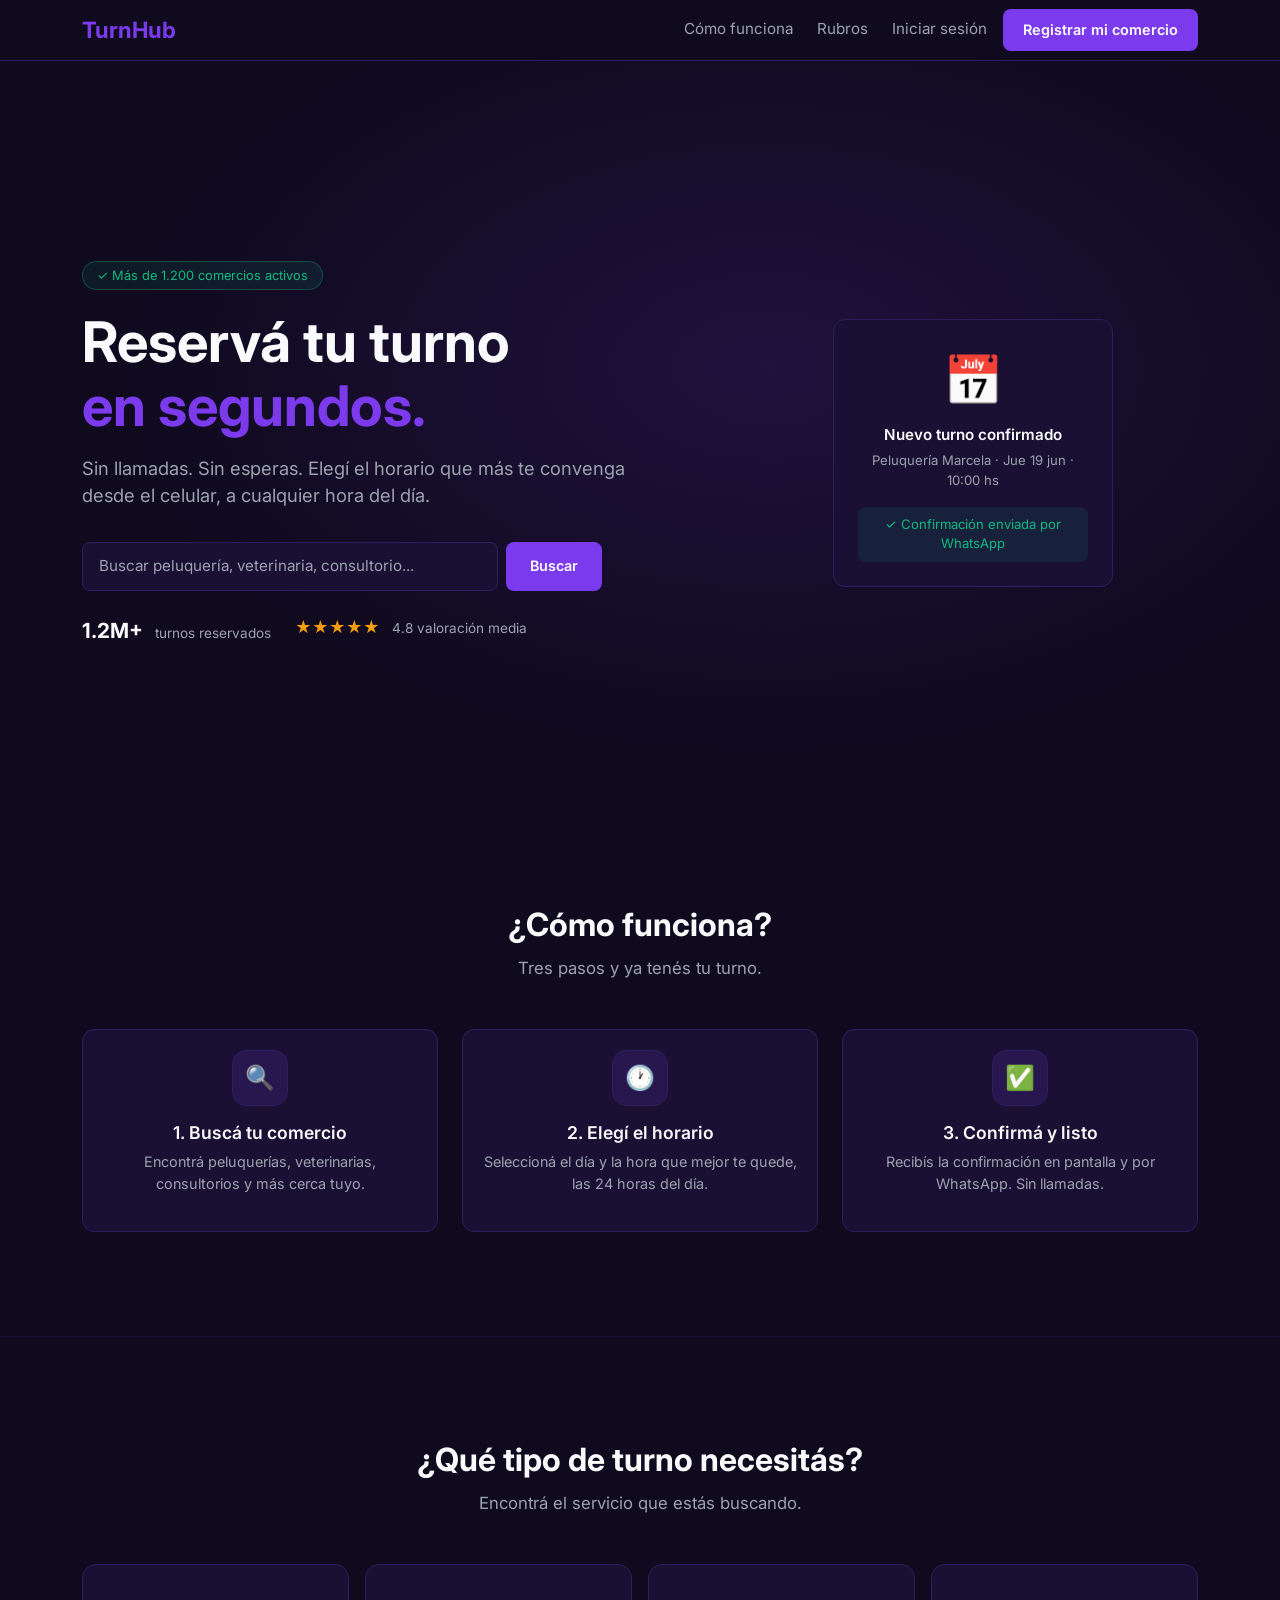
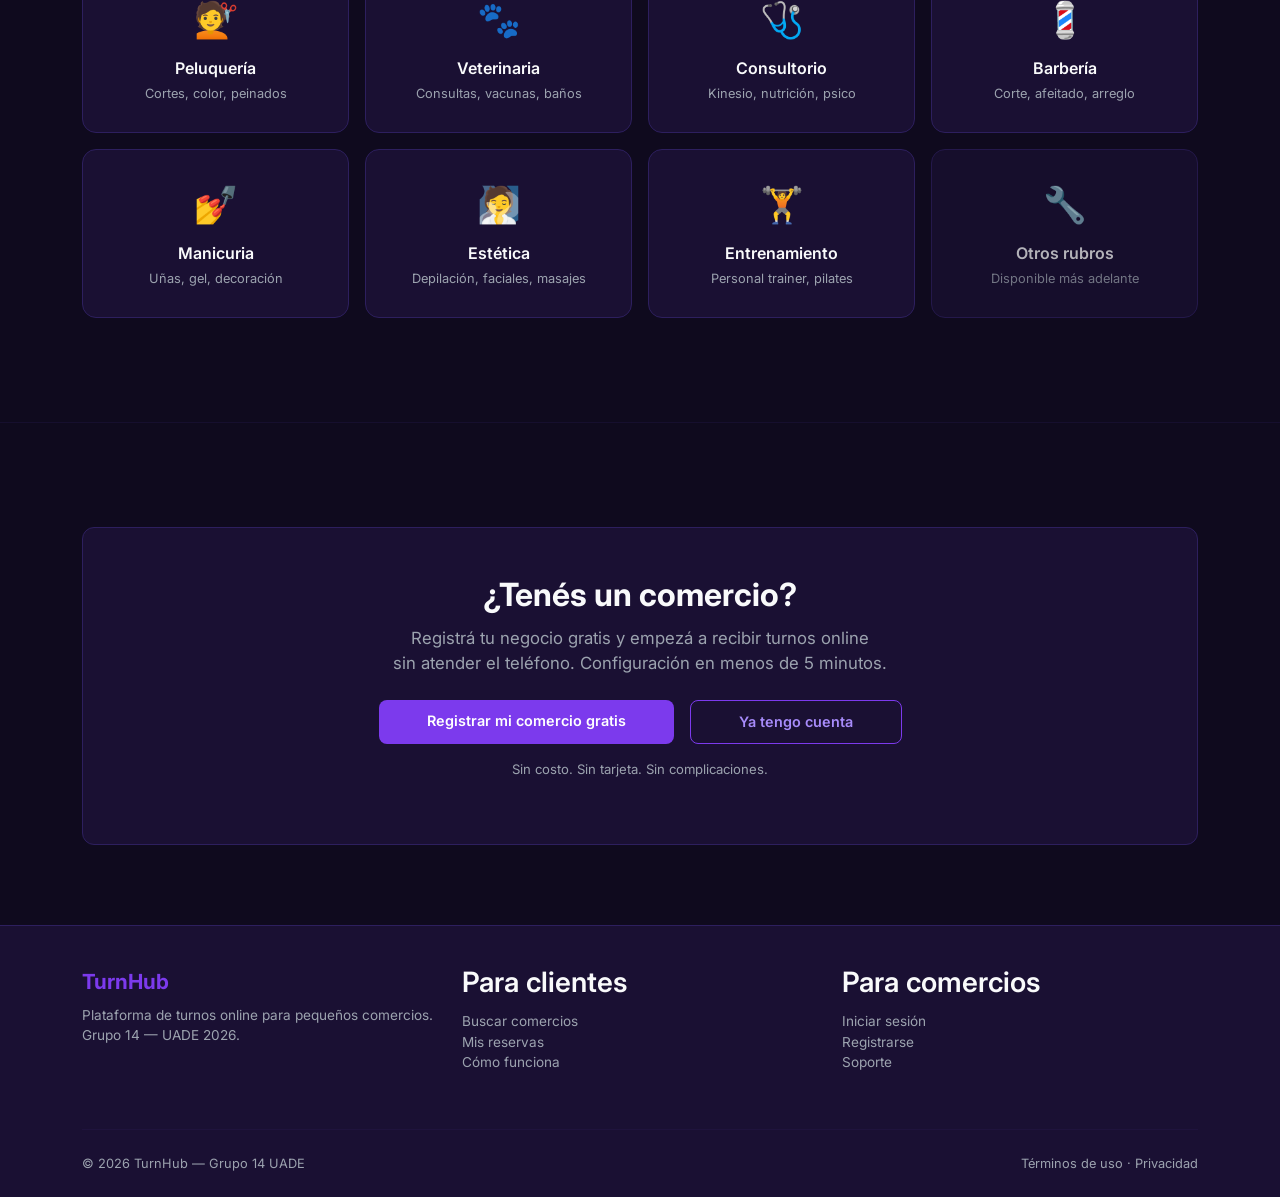
<file: Turnhub/desarrollo/index.html>
<!DOCTYPE html>
<html lang="es">
<head>
  <meta charset="UTF-8">
  <meta name="viewport" content="width=device-width, initial-scale=1.0">
  <title>TurnHub — Reservá tu turno en segundos</title>
  <link href="https://cdn.jsdelivr.net/npm/bootstrap@5.3.8/dist/css/bootstrap.min.css" rel="stylesheet">
  <link rel="stylesheet" href="assets/css/styles.css">
</head>
<body>

  <!-- Navbar -->
  <nav class="navbar navbar-expand-lg navbar-turnhub sticky-top">
    <div class="container">
      <a class="navbar-brand" href="index.html">TurnHub</a>
      <button class="navbar-toggler" type="button" data-bs-toggle="collapse" data-bs-target="#navMenu" aria-controls="navMenu" aria-expanded="false" aria-label="Abrir menú">
        <span class="navbar-toggler-icon"></span>
      </button>
      <div class="collapse navbar-collapse" id="navMenu">
        <ul class="navbar-nav ms-auto align-items-lg-center gap-2">
          <li class="nav-item"><a class="nav-link" href="#como-funciona">Cómo funciona</a></li>
          <li class="nav-item"><a class="nav-link" href="#rubros">Rubros</a></li>
          <li class="nav-item"><a class="nav-link" href="secciones/login.html">Iniciar sesión</a></li>
          <li class="nav-item">
            <a class="btn btn-primary-th" href="secciones/login.html#registro">Registrar mi comercio</a>
          </li>
        </ul>
      </div>
    </div>
  </nav>

  <main>

  <!-- Hero -->
  <section class="hero-section">
    <div class="container">
      <div class="row align-items-center">
        <div class="col-lg-7">
          <span class="hero-badge">✓ Más de 1.200 comercios activos</span>
          <h1 class="hero-title">
            Reservá tu turno<br>
            <span style="color: var(--color-primary);">en segundos.</span>
          </h1>
          <p class="hero-subtitle">
            Sin llamadas. Sin esperas. Elegí el horario que más te convenga<br class="d-none d-md-block">
            desde el celular, a cualquier hora del día.
          </p>

          <!-- Buscador funcional -->
          <div style="max-width: 520px; position: relative;">
            <div class="d-flex gap-2 flex-column flex-sm-row">
              <input
                type="text"
                id="buscador"
                class="input-th flex-grow-1"
                placeholder="Buscar peluquería, veterinaria, consultorio..."
                aria-label="Buscar comercio"
                autocomplete="off"
              >
              <button id="btn-buscar" class="btn btn-primary-th px-4" type="button">Buscar</button>
            </div>
          </div>

          <div class="mt-4 d-flex gap-4 flex-wrap">
            <div>
              <span style="font-size: 1.3rem; font-weight: 700;">1.2M+</span>
              <span class="text-muted-th ms-2" style="font-size: 0.85rem;">turnos reservados</span>
            </div>
            <div>
              <span class="stars">★★★★★</span>
              <span class="text-muted-th ms-2" style="font-size: 0.85rem;">4.8 valoración media</span>
            </div>
          </div>
        </div>

        <!-- Imagen decorativa (placeholder) -->
        <div class="col-lg-5 d-none d-lg-flex justify-content-center mt-5 mt-lg-0">
          <div class="card-th p-4 text-center" style="width: 280px;">
            <div style="font-size: 3rem;">📅</div>
            <p class="mt-2 mb-1" style="font-weight: 600; font-size: 0.95rem;">Nuevo turno confirmado</p>
            <p class="text-muted-th" style="font-size: 0.82rem;">Peluquería Marcela · Jue 19 jun · 10:00 hs</p>
            <div class="mt-3 p-2" style="background: rgba(16,185,129,0.1); border-radius: 8px; color: var(--color-success); font-size: 0.82rem;">
              ✓ Confirmación enviada por WhatsApp
            </div>
          </div>
        </div>
      </div>
    </div>
  </section>

  <!-- Cómo funciona -->
  <section class="section-th" id="como-funciona">
    <div class="container text-center">
      <h2 class="section-title">¿Cómo funciona?</h2>
      <p class="section-subtitle">Tres pasos y ya tenés tu turno.</p>

      <div class="row g-4 justify-content-center">
        <div class="col-md-4 col-sm-6">
          <div class="card-th h-100 text-center">
            <div class="step-icon mx-auto">🔍</div>
            <h3 style="font-size: 1.1rem; font-weight: 600; margin-bottom: 8px;">1. Buscá tu comercio</h3>
            <p class="text-muted-th" style="font-size: 0.9rem;">Encontrá peluquerías, veterinarias, consultorios y más cerca tuyo.</p>
          </div>
        </div>
        <div class="col-md-4 col-sm-6">
          <div class="card-th h-100 text-center">
            <div class="step-icon mx-auto">🕐</div>
            <h3 style="font-size: 1.1rem; font-weight: 600; margin-bottom: 8px;">2. Elegí el horario</h3>
            <p class="text-muted-th" style="font-size: 0.9rem;">Seleccioná el día y la hora que mejor te quede, las 24 horas del día.</p>
          </div>
        </div>
        <div class="col-md-4 col-sm-6">
          <div class="card-th h-100 text-center">
            <div class="step-icon mx-auto">✅</div>
            <h3 style="font-size: 1.1rem; font-weight: 600; margin-bottom: 8px;">3. Confirmá y listo</h3>
            <p class="text-muted-th" style="font-size: 0.9rem;">Recibís la confirmación en pantalla y por WhatsApp. Sin llamadas.</p>
          </div>
        </div>
      </div>
    </div>
  </section>

  <hr class="divider-th">

  <!-- Rubros -->
  <section class="section-th" id="rubros">
    <div class="container">
      <div class="text-center mb-5">
        <h2 class="section-title">¿Qué tipo de turno necesitás?</h2>
        <p class="section-subtitle">Encontrá el servicio que estás buscando.</p>
      </div>

      <div class="row g-3">
        <div class="col-6 col-md-3">
          <a href="secciones/perfil.html" class="rubro-card">
            <span class="rubro-icon">💇</span>
            <span style="font-weight: 600; display: block;">Peluquería</span>
            <span class="text-muted-th" style="font-size: 0.8rem;">Cortes, color, peinados</span>
          </a>
        </div>
        <div class="col-6 col-md-3">
          <a href="secciones/perfil-veterinaria.html" class="rubro-card">
            <span class="rubro-icon">🐾</span>
            <span style="font-weight: 600; display: block;">Veterinaria</span>
            <span class="text-muted-th" style="font-size: 0.8rem;">Consultas, vacunas, baños</span>
          </a>
        </div>
        <div class="col-6 col-md-3">
          <a href="secciones/perfil-consultorio.html" class="rubro-card">
            <span class="rubro-icon">🩺</span>
            <span style="font-weight: 600; display: block;">Consultorio</span>
            <span class="text-muted-th" style="font-size: 0.8rem;">Kinesio, nutrición, psico</span>
          </a>
        </div>
        <div class="col-6 col-md-3">
          <a href="secciones/perfil-barberia.html" class="rubro-card">
            <span class="rubro-icon">💈</span>
            <span style="font-weight: 600; display: block;">Barbería</span>
            <span class="text-muted-th" style="font-size: 0.8rem;">Corte, afeitado, arreglo</span>
          </a>
        </div>
        <div class="col-6 col-md-3">
          <a href="secciones/perfil-manicuria.html" class="rubro-card">
            <span class="rubro-icon">💅</span>
            <span style="font-weight: 600; display: block;">Manicuria</span>
            <span class="text-muted-th" style="font-size: 0.8rem;">Uñas, gel, decoración</span>
          </a>
        </div>
        <div class="col-6 col-md-3">
          <a href="secciones/perfil-estetica.html" class="rubro-card">
            <span class="rubro-icon">🧖</span>
            <span style="font-weight: 600; display: block;">Estética</span>
            <span class="text-muted-th" style="font-size: 0.8rem;">Depilación, faciales, masajes</span>
          </a>
        </div>
        <div class="col-6 col-md-3">
          <a href="secciones/perfil-entrenamiento.html" class="rubro-card">
            <span class="rubro-icon">🏋️</span>
            <span style="font-weight: 600; display: block;">Entrenamiento</span>
            <span class="text-muted-th" style="font-size: 0.8rem;">Personal trainer, pilates</span>
          </a>
        </div>
        <div class="col-6 col-md-3">
          <a href="secciones/proximos-rubros.html" class="rubro-card" style="opacity: 0.7;">
            <span class="rubro-icon">🔧</span>
            <span style="font-weight: 600; display: block;">Otros rubros</span>
            <span class="text-muted-th" style="font-size: 0.8rem;">Disponible más adelante</span>
          </a>
        </div>
      </div>
    </div>
  </section>

  <hr class="divider-th">

  <!-- CTA para dueños -->
  <section class="section-th">
    <div class="container">
      <div class="card-th text-center py-5">
        <h2 class="section-title">¿Tenés un comercio?</h2>
        <p class="section-subtitle mb-4">
          Registrá tu negocio gratis y empezá a recibir turnos online<br class="d-none d-md-block">
          sin atender el teléfono. Configuración en menos de 5 minutos.
        </p>
        <div class="d-flex justify-content-center gap-3 flex-wrap">
          <a href="secciones/login.html#registro" class="btn btn-primary-th px-5">
            Registrar mi comercio gratis
          </a>
          <a href="secciones/login.html" class="btn btn-ghost-th px-5">
            Ya tengo cuenta
          </a>
        </div>
        <p class="mt-3 text-muted-th" style="font-size: 0.82rem;">Sin costo. Sin tarjeta. Sin complicaciones.</p>
      </div>
    </div>
  </section>

  </main>

  <!-- Footer -->
  <footer class="footer-th">
    <div class="container">
      <div class="row mb-4">
        <div class="col-md-4 mb-3">
          <div class="navbar-brand" style="font-size: 1.3rem; font-weight: 700; color: var(--color-primary);">TurnHub</div>
          <p class="mt-2" style="font-size: 0.85rem;">Plataforma de turnos online para pequeños comercios. Grupo 14 — UADE 2026.</p>
        </div>
        <div class="col-md-4 mb-3">
          <h3 style="color: var(--color-text); font-weight: 600; margin-bottom: 12px;">Para clientes</h3>
          <ul class="list-unstyled" style="font-size: 0.85rem;">
            <li><a href="#">Buscar comercios</a></li>
            <li><a href="#">Mis reservas</a></li>
            <li><a href="#">Cómo funciona</a></li>
          </ul>
        </div>
        <div class="col-md-4 mb-3">
          <h3 style="color: var(--color-text); font-weight: 600; margin-bottom: 12px;">Para comercios</h3>
          <ul class="list-unstyled" style="font-size: 0.85rem;">
            <li><a href="secciones/login.html">Iniciar sesión</a></li>
            <li><a href="secciones/login.html#registro">Registrarse</a></li>
            <li><a href="#">Soporte</a></li>
          </ul>
        </div>
      </div>
      <hr class="divider-th">
      <div class="d-flex justify-content-between flex-wrap gap-2" style="font-size: 0.8rem;">
        <span>© 2026 TurnHub — Grupo 14 UADE</span>
        <span><a href="#">Términos de uso</a> · <a href="#">Privacidad</a></span>
      </div>
    </div>
  </footer>

  <script src="https://cdn.jsdelivr.net/npm/bootstrap@5.3.8/dist/js/bootstrap.bundle.min.js"></script>
  <script src="assets/js/main.js"></script>
</body>
</html>
</file>
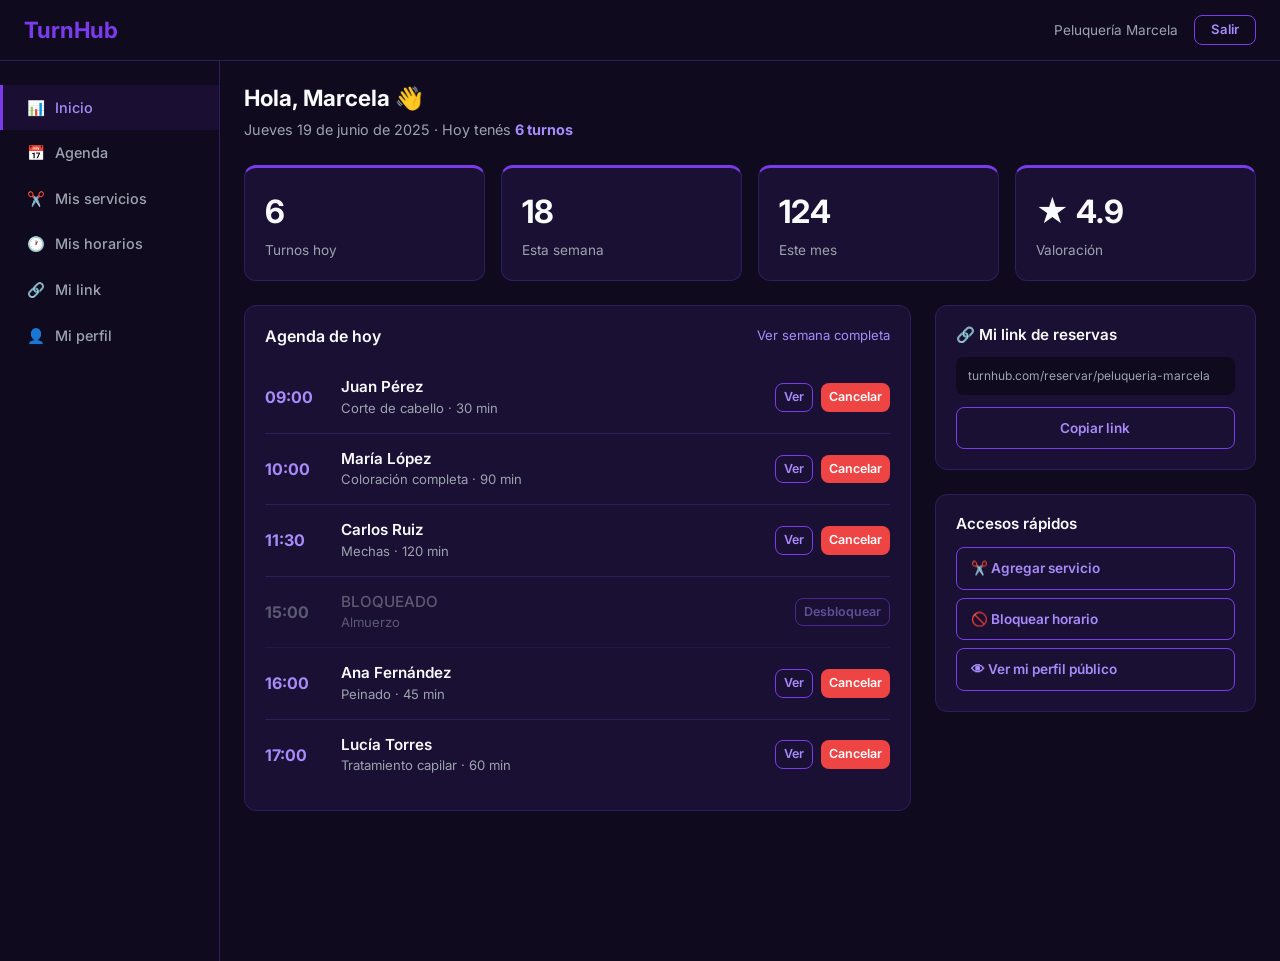
<file: Turnhub/desarrollo/secciones/dashboard.html>
<!DOCTYPE html>
<html lang="es">
<head>
  <meta charset="UTF-8">
  <meta name="viewport" content="width=device-width, initial-scale=1.0">
  <title>Dashboard — TurnHub</title>
  <link href="https://cdn.jsdelivr.net/npm/bootstrap@5.3.8/dist/css/bootstrap.min.css" rel="stylesheet">
  <link rel="stylesheet" href="../assets/css/styles.css">
</head>
<body>

  <!-- Navbar del panel -->
  <nav class="navbar navbar-turnhub sticky-top">
    <div class="container-fluid px-4">
      <a class="navbar-brand" href="../index.html">TurnHub</a>
      <div class="d-flex align-items-center gap-3">
        <span class="text-muted-th d-none d-md-inline" style="font-size: 0.85rem;">Peluquería Marcela</span>
        <a href="login.html" class="btn btn-ghost-th py-1 px-3" style="font-size: 0.82rem;">Salir</a>
      </div>
    </div>
  </nav>

  <div class="d-flex" style="min-height: calc(100vh - 60px);">

    <!-- Sidebar -->
    <aside class="sidebar d-none d-md-block" style="width: 220px; flex-shrink: 0;">
      <nav aria-label="Navegación del panel">
        <a href="dashboard.html" class="sidebar-link active">
          📊 <span>Inicio</span>
        </a>
        <a href="#" class="sidebar-link">
          📅 <span>Agenda</span>
        </a>
        <a href="#" class="sidebar-link">
          ✂️ <span>Mis servicios</span>
        </a>
        <a href="#" class="sidebar-link">
          🕐 <span>Mis horarios</span>
        </a>
        <a href="#" class="sidebar-link">
          🔗 <span>Mi link</span>
        </a>
        <a href="#" class="sidebar-link">
          👤 <span>Mi perfil</span>
        </a>
      </nav>
    </aside>

    <!-- Contenido principal -->
    <main class="flex-grow-1 p-4">

      <!-- Saludo -->
      <div class="mb-4">
        <h1 style="font-size: 1.4rem; font-weight: 700;">Hola, Marcela 👋</h1>
        <p class="text-muted-th" style="font-size: 0.9rem;">Jueves 19 de junio de 2025 · Hoy tenés <strong style="color: var(--color-primary-light);">6 turnos</strong></p>
      </div>

      <!-- Stats -->
      <div class="row g-3 mb-4">
        <div class="col-6 col-md-3">
          <div class="stat-card">
            <div class="stat-number">6</div>
            <div class="stat-label">Turnos hoy</div>
          </div>
        </div>
        <div class="col-6 col-md-3">
          <div class="stat-card">
            <div class="stat-number">18</div>
            <div class="stat-label">Esta semana</div>
          </div>
        </div>
        <div class="col-6 col-md-3">
          <div class="stat-card">
            <div class="stat-number">124</div>
            <div class="stat-label">Este mes</div>
          </div>
        </div>
        <div class="col-6 col-md-3">
          <div class="stat-card">
            <div class="stat-number">★ 4.9</div>
            <div class="stat-label">Valoración</div>
          </div>
        </div>
      </div>

      <div class="row g-4">

        <!-- Agenda del día -->
        <div class="col-lg-8">
          <div class="card-th">
            <div class="d-flex justify-content-between align-items-center mb-3">
              <h2 style="font-size: 1rem; font-weight: 600; margin: 0;">Agenda de hoy</h2>
              <a href="#" style="font-size: 0.82rem; color: var(--color-primary-light); text-decoration: none;">Ver semana completa</a>
            </div>

            <!-- Turnos -->
            <div class="turno-row">
              <div class="turno-hora">09:00</div>
              <div class="turno-info">
                <div class="turno-nombre">Juan Pérez</div>
                <div class="turno-servicio">Corte de cabello · 30 min</div>
              </div>
              <div class="d-flex gap-2">
                <button class="btn btn-ghost-th py-1 px-2" style="font-size: 0.78rem;"
                  data-bs-toggle="modal" data-bs-target="#modalTurno">Ver</button>
                <button class="btn btn-danger-th py-1 px-2" style="font-size: 0.78rem;"
                  onclick="if(confirm('¿Cancelar el turno de Juan Pérez?')) { this.closest('.turno-row').style.opacity='0.4'; }">
                  Cancelar
                </button>
              </div>
            </div>

            <div class="turno-row">
              <div class="turno-hora">10:00</div>
              <div class="turno-info">
                <div class="turno-nombre">María López</div>
                <div class="turno-servicio">Coloración completa · 90 min</div>
              </div>
              <div class="d-flex gap-2">
                <button class="btn btn-ghost-th py-1 px-2" style="font-size: 0.78rem;"
                  data-bs-toggle="modal" data-bs-target="#modalTurno">Ver</button>
                <button class="btn btn-danger-th py-1 px-2" style="font-size: 0.78rem;"
                  onclick="if(confirm('¿Cancelar el turno de María López?')) { this.closest('.turno-row').style.opacity='0.4'; }">
                  Cancelar
                </button>
              </div>
            </div>

            <div class="turno-row">
              <div class="turno-hora">11:30</div>
              <div class="turno-info">
                <div class="turno-nombre">Carlos Ruiz</div>
                <div class="turno-servicio">Mechas · 120 min</div>
              </div>
              <div class="d-flex gap-2">
                <button class="btn btn-ghost-th py-1 px-2" style="font-size: 0.78rem;"
                  data-bs-toggle="modal" data-bs-target="#modalTurno">Ver</button>
                <button class="btn btn-danger-th py-1 px-2" style="font-size: 0.78rem;"
                  onclick="if(confirm('¿Cancelar el turno de Carlos Ruiz?')) { this.closest('.turno-row').style.opacity='0.4'; }">
                  Cancelar
                </button>
              </div>
            </div>

            <!-- Slot bloqueado -->
            <div class="turno-row" style="opacity: 0.5;">
              <div class="turno-hora" style="color: var(--color-text-muted);">15:00</div>
              <div class="turno-info">
                <div class="turno-nombre" style="color: var(--color-text-muted); font-weight: 500;">BLOQUEADO</div>
                <div class="turno-servicio">Almuerzo</div>
              </div>
              <button class="btn btn-ghost-th py-1 px-2" style="font-size: 0.78rem;">Desbloquear</button>
            </div>

            <div class="turno-row">
              <div class="turno-hora">16:00</div>
              <div class="turno-info">
                <div class="turno-nombre">Ana Fernández</div>
                <div class="turno-servicio">Peinado · 45 min</div>
              </div>
              <div class="d-flex gap-2">
                <button class="btn btn-ghost-th py-1 px-2" style="font-size: 0.78rem;"
                  data-bs-toggle="modal" data-bs-target="#modalTurno">Ver</button>
                <button class="btn btn-danger-th py-1 px-2" style="font-size: 0.78rem;"
                  onclick="if(confirm('¿Cancelar el turno de Ana Fernández?')) { this.closest('.turno-row').style.opacity='0.4'; }">
                  Cancelar
                </button>
              </div>
            </div>

            <div class="turno-row" style="border-bottom: none;">
              <div class="turno-hora">17:00</div>
              <div class="turno-info">
                <div class="turno-nombre">Lucía Torres</div>
                <div class="turno-servicio">Tratamiento capilar · 60 min</div>
              </div>
              <div class="d-flex gap-2">
                <button class="btn btn-ghost-th py-1 px-2" style="font-size: 0.78rem;"
                  data-bs-toggle="modal" data-bs-target="#modalTurno">Ver</button>
                <button class="btn btn-danger-th py-1 px-2" style="font-size: 0.78rem;"
                  onclick="if(confirm('¿Cancelar el turno de Lucía Torres?')) { this.closest('.turno-row').style.opacity='0.4'; }">
                  Cancelar
                </button>
              </div>
            </div>

          </div>
        </div>

        <!-- Panel lateral: link y accesos rápidos -->
        <div class="col-lg-4">

          <!-- Mi link -->
          <div class="card-th mb-4">
            <h3 style="font-size: 0.95rem; font-weight: 600; margin-bottom: 12px;">🔗 Mi link de reservas</h3>
            <div style="background: var(--color-bg); border-radius: 8px; padding: 10px 12px; font-size: 0.75rem; color: var(--color-text-muted); word-break: break-all; margin-bottom: 12px;">
              turnhub.com/reservar/peluqueria-marcela
            </div>
            <button id="btn-copiar-link" class="btn btn-ghost-th w-100" style="font-size: 0.85rem;">
              Copiar link
            </button>
          </div>

          <!-- Accesos rápidos -->
          <div class="card-th">
            <h3 style="font-size: 0.95rem; font-weight: 600; margin-bottom: 14px;">Accesos rápidos</h3>
            <div class="d-flex flex-column gap-2">
              <a href="#" class="btn btn-ghost-th text-start" style="font-size: 0.85rem; padding: 10px 14px;">
                ✂️ Agregar servicio
              </a>
              <a href="#" class="btn btn-ghost-th text-start" style="font-size: 0.85rem; padding: 10px 14px;">
                🚫 Bloquear horario
              </a>
              <a href="perfil.html" class="btn btn-ghost-th text-start" style="font-size: 0.85rem; padding: 10px 14px;" target="_blank">
                👁 Ver mi perfil público
              </a>
            </div>
          </div>

        </div>
      </div>
    </main>
  </div>

  <!-- Modal detalle turno -->
  <div class="modal fade" id="modalTurno" tabindex="-1" role="dialog" aria-labelledby="modalTurnoLabel" aria-hidden="true">
    <div class="modal-dialog modal-dialog-centered">
      <div class="modal-content" style="background: var(--color-surface); border: 1px solid var(--color-border); border-radius: 16px;">
        <div class="modal-header" style="border-bottom: 1px solid var(--color-border);">
          <h4 class="modal-title" id="modalTurnoLabel" style="color: var(--color-text); font-size: 1rem; font-weight: 600;">
            Detalle del turno
          </h4>
          <button type="button" class="btn-close btn-close-white" data-bs-dismiss="modal" aria-label="Cerrar"></button>
        </div>
        <div class="modal-body">
          <div class="resumen-box" style="margin-bottom: 0;">
            <div class="resumen-row"><span class="resumen-label">Cliente</span><span class="resumen-valor">Juan Pérez</span></div>
            <div class="resumen-row"><span class="resumen-label">WhatsApp</span><span class="resumen-valor">11 1234-5678</span></div>
            <div class="resumen-row"><span class="resumen-label">Teléfono</span><span class="resumen-valor">11 1234-5678</span></div>
            <div class="resumen-row"><span class="resumen-label">Servicio</span><span class="resumen-valor">Corte de cabello</span></div>
            <div class="resumen-row"><span class="resumen-label">Fecha</span><span class="resumen-valor">Jue 19 jun · 09:00 hs</span></div>
            <div class="resumen-row" style="border:none;"><span class="resumen-label">Duración</span><span class="resumen-valor">30 min</span></div>
          </div>
        </div>
        <div class="modal-footer" style="border-top: 1px solid var(--color-border);">
          <button type="button" class="btn btn-ghost-th" data-bs-dismiss="modal">Cerrar</button>
          <button type="button" class="btn btn-danger-th"
            onclick="if(confirm('¿Cancelar el turno de Juan Pérez?')) { bootstrap.Modal.getInstance(document.getElementById('modalTurno')).hide(); }">
            Cancelar turno
          </button>
        </div>
      </div>
    </div>
  </div>

  <script src="https://cdn.jsdelivr.net/npm/bootstrap@5.3.8/dist/js/bootstrap.bundle.min.js"></script>
  <script src="../assets/js/main.js"></script>
</body>
</html>
</file>
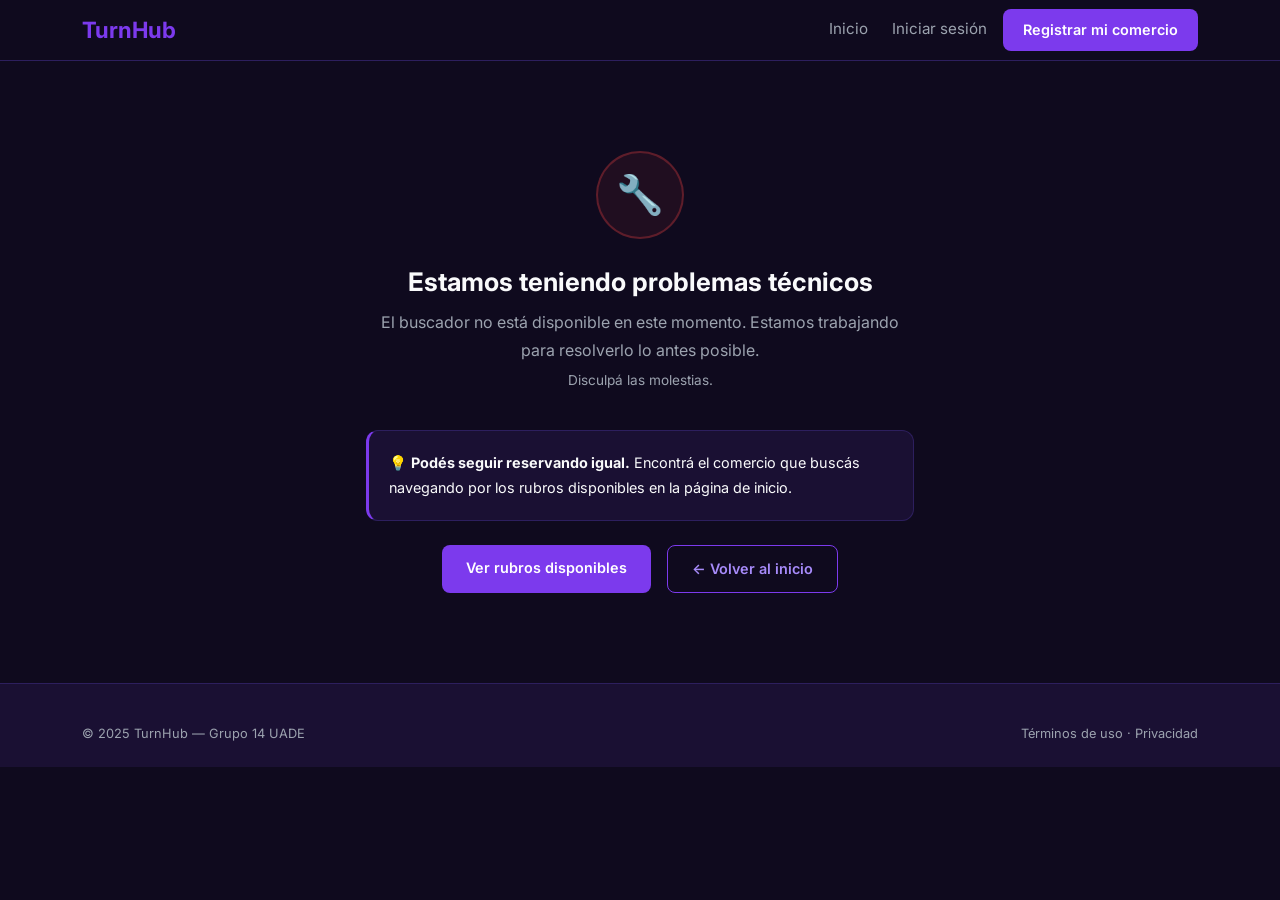
<file: Turnhub/desarrollo/secciones/error-busqueda.html>
<!DOCTYPE html>
<html lang="es">
<head>
  <meta charset="UTF-8">
  <meta name="viewport" content="width=device-width, initial-scale=1.0">
  <title>Problemas técnicos — TurnHub</title>
  <link href="https://cdn.jsdelivr.net/npm/bootstrap@5.3.8/dist/css/bootstrap.min.css" rel="stylesheet">
  <link rel="stylesheet" href="../assets/css/styles.css">
</head>
<body>

  <nav class="navbar navbar-expand-lg navbar-turnhub sticky-top">
    <div class="container">
      <a class="navbar-brand" href="../index.html">TurnHub</a>
      <button class="navbar-toggler" type="button" data-bs-toggle="collapse" data-bs-target="#navMenu" aria-label="Abrir menú">
        <span class="navbar-toggler-icon"></span>
      </button>
      <div class="collapse navbar-collapse" id="navMenu">
        <ul class="navbar-nav ms-auto align-items-lg-center gap-2">
          <li class="nav-item"><a class="nav-link" href="../index.html">Inicio</a></li>
          <li class="nav-item"><a class="nav-link" href="login.html">Iniciar sesión</a></li>
          <li class="nav-item"><a class="btn btn-primary-th" href="login.html#registro">Registrar mi comercio</a></li>
        </ul>
      </div>
    </div>
  </nav>

  <main class="container text-center" style="padding: 90px 16px; max-width: 580px;">

    <!-- Ícono -->
    <div style="width: 88px; height: 88px; background: rgba(239, 68, 68, 0.08); border: 2px solid rgba(239, 68, 68, 0.3); border-radius: 50%; display: flex; align-items: center; justify-content: center; font-size: 2.4rem; margin: 0 auto 28px;">
      🔧
    </div>

    <h1 style="font-size: 1.6rem; font-weight: 700; margin-bottom: 12px;">Estamos teniendo problemas técnicos</h1>

    <p style="font-size: 1rem; color: var(--color-text-muted); line-height: 1.7; margin-bottom: 6px;">
      El buscador no está disponible en este momento. Estamos trabajando para resolverlo lo antes posible.
    </p>

    <p style="font-size: 0.85rem; color: var(--color-text-muted); margin-bottom: 40px;">
      Disculpá las molestias.
    </p>

    <!-- Mensaje secundario -->
    <div class="card-th text-start mb-4" style="border-left: 3px solid var(--color-primary);">
      <p style="font-size: 0.9rem; color: var(--color-text); margin: 0; line-height: 1.7;">
        💡 <strong>Podés seguir reservando igual.</strong> Encontrá el comercio que buscás
        navegando por los rubros disponibles en la página de inicio.
      </p>
    </div>

    <div class="d-flex flex-column flex-sm-row justify-content-center gap-3">
      <a href="../index.html#rubros" class="btn btn-primary-th px-4" style="padding: 12px 28px;">
        Ver rubros disponibles
      </a>
      <a href="../index.html" class="btn btn-ghost-th px-4" style="padding: 12px 28px;">
        ← Volver al inicio
      </a>
    </div>

  </main>

  <footer class="footer-th">
    <div class="container">
      <div class="d-flex justify-content-between flex-wrap gap-2" style="font-size: 0.8rem;">
        <span>© 2025 TurnHub — Grupo 14 UADE</span>
        <span><a href="#">Términos de uso</a> · <a href="#">Privacidad</a></span>
      </div>
    </div>
  </footer>

  <script src="https://cdn.jsdelivr.net/npm/bootstrap@5.3.8/dist/js/bootstrap.bundle.min.js"></script>
  <script src="../assets/js/main.js"></script>
</body>
</html>
</file>
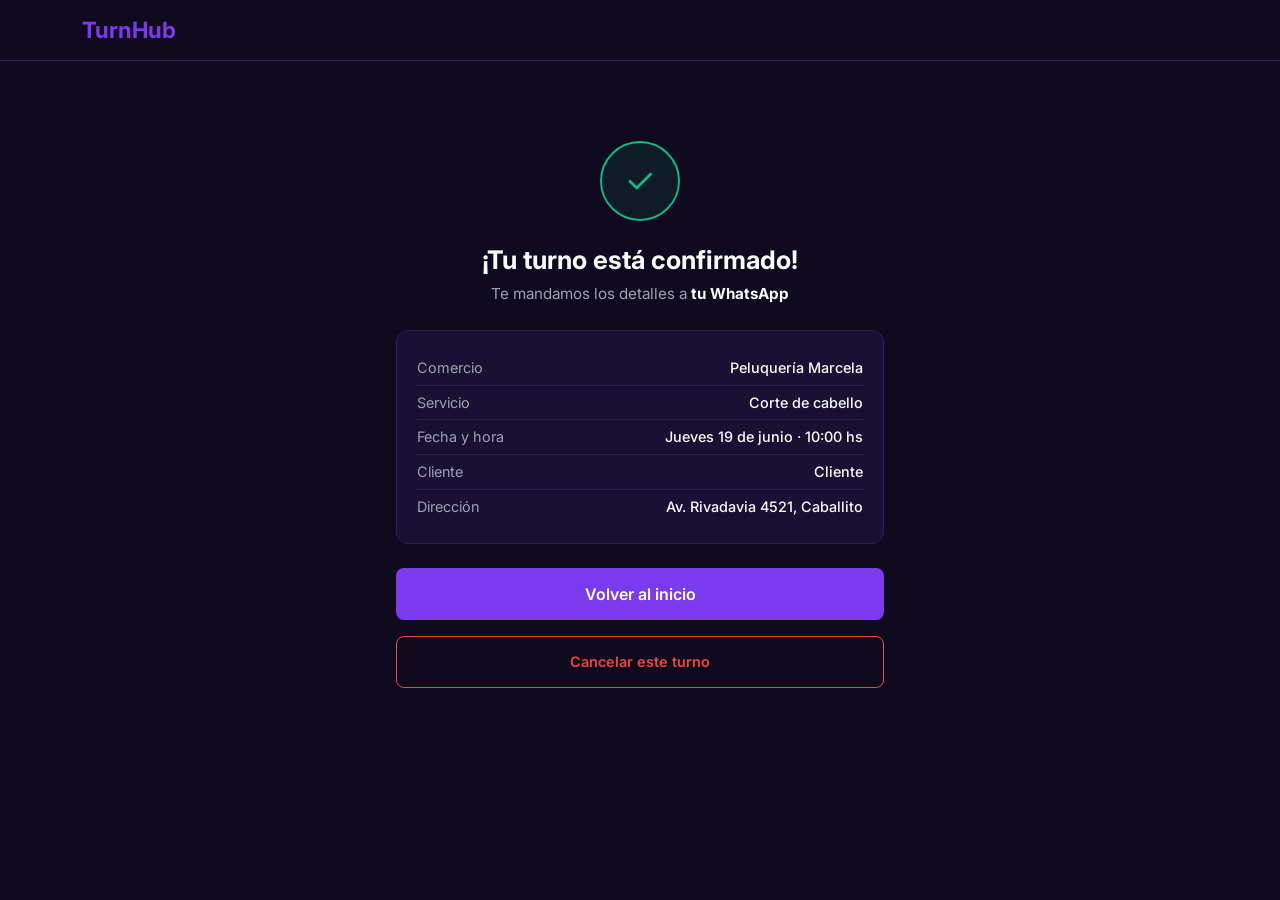
<file: Turnhub/desarrollo/secciones/exito.html>
<!DOCTYPE html>
<html lang="es">
<head>
  <meta charset="UTF-8">
  <meta name="viewport" content="width=device-width, initial-scale=1.0">
  <title>¡Turno confirmado! — TurnHub</title>
  <link href="https://cdn.jsdelivr.net/npm/bootstrap@5.3.8/dist/css/bootstrap.min.css" rel="stylesheet">
  <link rel="stylesheet" href="../assets/css/styles.css">
</head>
<body>

  <nav class="navbar navbar-turnhub sticky-top">
    <div class="container">
      <a class="navbar-brand" href="../index.html">TurnHub</a>
    </div>
  </nav>

  <main class="container text-center" style="padding: 80px 16px; max-width: 520px;">

    <!-- Ícono de éxito -->
    <div class="success-icon">✓</div>

    <h1 style="font-size: 1.6rem; font-weight: 700; margin-bottom: 8px;">¡Tu turno está confirmado!</h1>
    <p class="text-muted-th mb-4" style="font-size: 0.95rem;">
      Te mandamos los detalles a <strong id="exito-mail" style="color: var(--color-text);">tu WhatsApp</strong>
    </p>

    <!-- Resumen del turno -->
    <div class="resumen-box text-start mb-4">
      <div class="resumen-row">
        <span class="resumen-label">Comercio</span>
        <span class="resumen-valor">Peluquería Marcela</span>
      </div>
      <div class="resumen-row">
        <span class="resumen-label">Servicio</span>
        <span class="resumen-valor" id="exito-servicio">—</span>
      </div>
      <div class="resumen-row">
        <span class="resumen-label">Fecha y hora</span>
        <span class="resumen-valor" id="exito-fecha">—</span>
      </div>
      <div class="resumen-row">
        <span class="resumen-label">Cliente</span>
        <span class="resumen-valor" id="exito-nombre">—</span>
      </div>
      <div class="resumen-row">
        <span class="resumen-label">Dirección</span>
        <span class="resumen-valor">Av. Rivadavia 4521, Caballito</span>
      </div>
    </div>

    <div class="d-flex flex-column gap-3">
      <a href="../index.html" class="btn btn-primary-th" style="padding: 14px; font-size: 1rem;">
        Volver al inicio
      </a>
      <a href="#" class="btn btn-ghost-th" style="padding: 14px; color: var(--color-danger); border-color: var(--color-danger);"
         onclick="if(confirm('¿Estás seguro de que querés cancelar el turno?')) { alert('Turno cancelado. Te enviamos un WhatsApp de confirmación.'); window.location.href='../index.html'; } return false;">
        Cancelar este turno
      </a>
    </div>

  </main>

  <script src="https://cdn.jsdelivr.net/npm/bootstrap@5.3.8/dist/js/bootstrap.bundle.min.js"></script>
  <script src="../assets/js/main.js"></script>
</body>
</html>
</file>
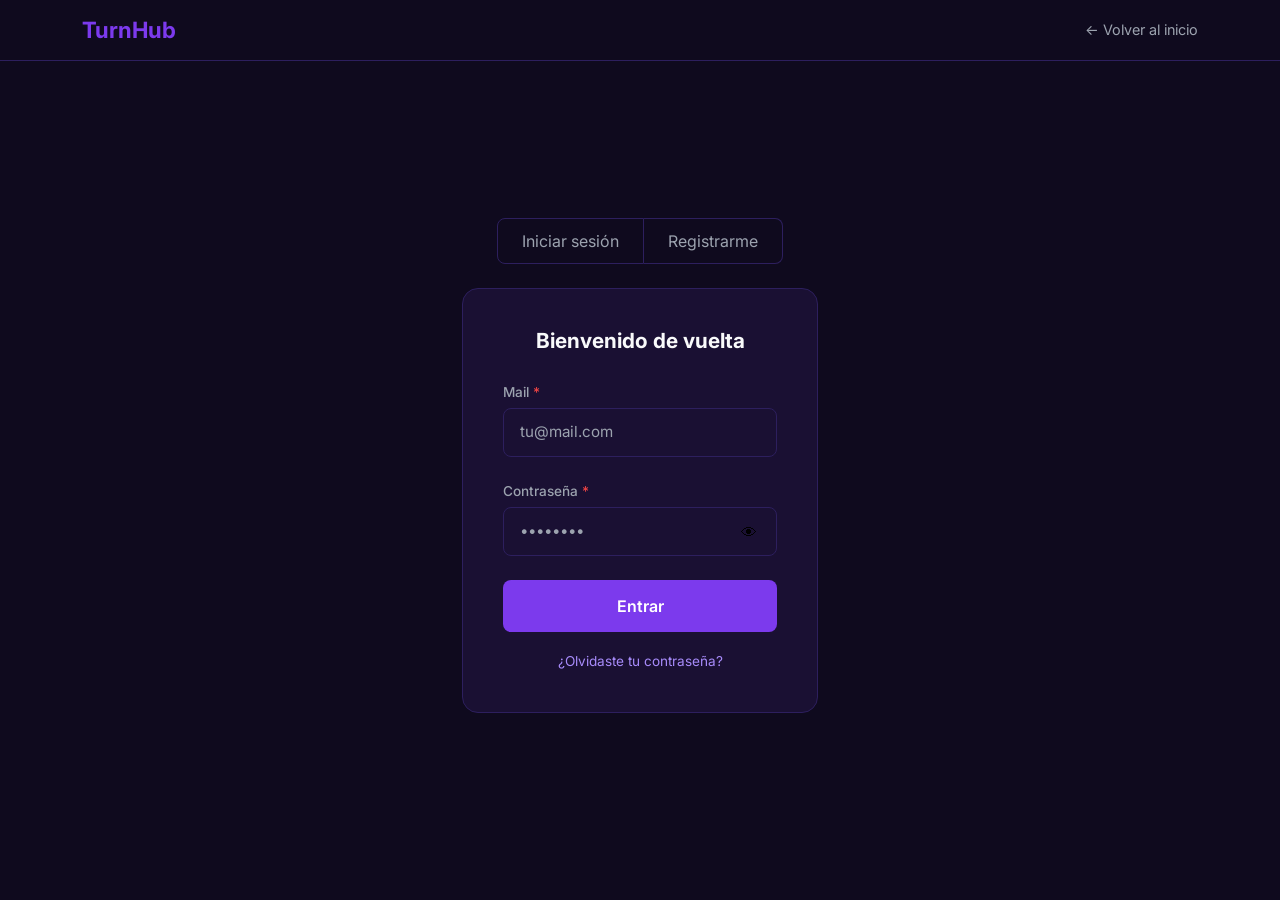
<file: Turnhub/desarrollo/secciones/login.html>
<!DOCTYPE html>
<html lang="es">
<head>
  <meta charset="UTF-8">
  <meta name="viewport" content="width=device-width, initial-scale=1.0">
  <title>Iniciar sesión — TurnHub</title>
  <link href="https://cdn.jsdelivr.net/npm/bootstrap@5.3.8/dist/css/bootstrap.min.css" rel="stylesheet">
  <link rel="stylesheet" href="../assets/css/styles.css">
</head>
<body>

  <nav class="navbar navbar-turnhub sticky-top">
    <div class="container">
      <a class="navbar-brand" href="../index.html">TurnHub</a>
      <a href="../index.html" class="nav-link" style="color: var(--color-text-muted); font-size: 0.9rem;">← Volver al inicio</a>
    </div>
  </nav>

  <main style="min-height: 90vh; display: flex; align-items: center; padding: 40px 16px;">
    <div class="container">
      <div class="row justify-content-center">
        <div class="col-md-5 col-lg-4">

          <!-- Tabs: Login / Registro -->
          <ul class="nav nav-pills mb-4 justify-content-center" id="authTabs" role="tablist">
            <li class="nav-item" role="presentation">
              <button class="nav-link active" id="login-tab" data-bs-toggle="pill" data-bs-target="#tab-login" type="button" role="tab"
                style="color: var(--color-text-muted); background: transparent; border: 1px solid var(--color-border); border-radius: 8px 0 0 8px; padding: 10px 24px;">
                Iniciar sesión
              </button>
            </li>
            <li class="nav-item" role="presentation">
              <button class="nav-link" id="registro-tab" data-bs-toggle="pill" data-bs-target="#tab-registro" type="button" role="tab"
                style="color: var(--color-text-muted); background: transparent; border: 1px solid var(--color-border); border-left: none; border-radius: 0 8px 8px 0; padding: 10px 24px;">
                Registrarme
              </button>
            </li>
          </ul>

          <div class="tab-content">

            <!-- LOGIN -->
            <div class="tab-pane fade show active" id="tab-login" role="tabpanel">
              <div class="auth-card">
                <h1 style="font-size: 1.3rem; font-weight: 700; text-align: center; margin-bottom: 28px;">
                  Bienvenido de vuelta
                </h1>

                <form id="form-login" novalidate>

                  <div class="mb-4">
                    <label class="label-th" for="login-mail">Mail <span style="color: var(--color-danger);">*</span></label>
                    <input type="email" id="login-mail" class="input-th" placeholder="tu@mail.com" autocomplete="email" aria-required="true">
                    <span class="error-msg" id="error-login-mail"></span>
                  </div>

                  <div class="mb-4">
                    <label class="label-th" for="login-pass">Contraseña <span style="color: var(--color-danger);">*</span></label>
                    <div style="position: relative;">
                      <input type="password" id="login-pass" class="input-th" placeholder="••••••••" autocomplete="current-password" aria-required="true" style="padding-right: 50px;">
                      <button type="button" id="toggle-pass"
                        style="position: absolute; right: 14px; top: 50%; transform: translateY(-50%); background: none; border: none; cursor: pointer; font-size: 1rem;">
                        👁
                      </button>
                    </div>
                    <span class="error-msg" id="error-login-pass"></span>
                  </div>

                  <button type="submit" class="btn btn-primary-th w-100 mb-3" style="padding: 14px; font-size: 1rem;">
                    Entrar
                  </button>

                  <div class="text-center">
                    <a href="#" style="color: var(--color-primary-light); font-size: 0.85rem; text-decoration: none;">
                      ¿Olvidaste tu contraseña?
                    </a>
                  </div>

                </form>
              </div>
            </div>

            <!-- REGISTRO -->
            <div class="tab-pane fade" id="tab-registro" role="tabpanel">
              <div class="auth-card">
                <h1 style="font-size: 1.3rem; font-weight: 700; text-align: center; margin-bottom: 8px;">
                  Registrá tu comercio
                </h1>
                <p class="text-muted-th text-center mb-4" style="font-size: 0.85rem;">Gratis. Sin tarjeta. Listo en 5 minutos.</p>

                <form id="form-registro" novalidate>

                  <div class="mb-4">
                    <label class="label-th" for="reg-nombre">Nombre del comercio <span style="color: var(--color-danger);">*</span></label>
                    <input type="text" id="reg-nombre" class="input-th" placeholder="Ej: Peluquería Marcela" aria-required="true">
                    <span class="error-msg" id="error-reg-nombre"></span>
                  </div>

                  <div class="mb-4">
                    <label class="label-th" for="reg-mail">Mail <span style="color: var(--color-danger);">*</span></label>
                    <input type="email" id="reg-mail" class="input-th" placeholder="tu@mail.com" autocomplete="email" aria-required="true">
                    <span class="error-msg" id="error-reg-mail"></span>
                  </div>

                  <div class="mb-4">
                    <label class="label-th" for="reg-pass">Contraseña <span style="color: var(--color-danger);">*</span></label>
                    <input type="password" id="reg-pass" class="input-th" placeholder="Mínimo 8 caracteres" autocomplete="new-password" aria-required="true">
                    <span class="error-msg" id="error-reg-pass"></span>
                  </div>

                  <div class="mb-4">
                    <label class="label-th" for="reg-rubro">Rubro <span style="color: var(--color-danger);">*</span></label>
                    <select id="reg-rubro" class="input-th" aria-required="true" style="cursor: pointer;">
                      <option value="">Seleccioná un rubro</option>
                      <option>Peluquería</option>
                      <option>Veterinaria</option>
                      <option>Consultorio médico</option>
                      <option>Barbería</option>
                      <option>Manicuria</option>
                      <option>Estética</option>
                      <option>Entrenamiento personal</option>
                      <option>Otro</option>
                    </select>
                    <span class="error-msg" id="error-reg-rubro"></span>
                  </div>

                  <button type="submit" class="btn btn-primary-th w-100" style="padding: 14px; font-size: 1rem;"
                    onclick="
                      event.preventDefault();
                      const n = document.getElementById('reg-nombre');
                      const m = document.getElementById('reg-mail');
                      const p = document.getElementById('reg-pass');
                      const r = document.getElementById('reg-rubro');
                      let ok = true;
                      if (!n.value.trim()) { document.getElementById('error-reg-nombre').textContent='Campo obligatorio'; document.getElementById('error-reg-nombre').classList.add('visible'); ok=false; } else { document.getElementById('error-reg-nombre').classList.remove('visible'); }
                      if (!m.value.includes('@')) { document.getElementById('error-reg-mail').textContent='Ingresá un mail válido'; document.getElementById('error-reg-mail').classList.add('visible'); ok=false; } else { document.getElementById('error-reg-mail').classList.remove('visible'); }
                      if (p.value.length < 8) { document.getElementById('error-reg-pass').textContent='Mínimo 8 caracteres'; document.getElementById('error-reg-pass').classList.add('visible'); ok=false; } else { document.getElementById('error-reg-pass').classList.remove('visible'); }
                      if (!r.value) { document.getElementById('error-reg-rubro').textContent='Seleccioná un rubro'; document.getElementById('error-reg-rubro').classList.add('visible'); ok=false; } else { document.getElementById('error-reg-rubro').classList.remove('visible'); }
                      if (ok) window.location.href='dashboard.html';
                    ">
                    Crear cuenta gratis
                  </button>

                  <p class="text-muted-th text-center mt-3" style="font-size: 0.78rem;">
                    Al registrarte aceptás los términos de uso.
                  </p>

                </form>
              </div>
            </div>

          </div>
        </div>
      </div>
    </div>
  </main>

  <script src="https://cdn.jsdelivr.net/npm/bootstrap@5.3.8/dist/js/bootstrap.bundle.min.js"></script>
  <script src="../assets/js/main.js"></script>
  <script>
    // Activar tab de registro si viene con #registro en la URL
    if (window.location.hash === '#registro') {
      const tab = document.getElementById('registro-tab');
      if (tab) {
        const bsTab = new bootstrap.Tab(tab);
        bsTab.show();
      }
    }

    // Estilos para el tab activo
    document.querySelectorAll('[data-bs-toggle="pill"]').forEach(function(tab) {
      tab.addEventListener('show.bs.tab', function() {
        document.querySelectorAll('[data-bs-toggle="pill"]').forEach(function(t) {
          t.style.color = 'var(--color-text-muted)';
          t.style.background = 'transparent';
        });
      });
      tab.addEventListener('shown.bs.tab', function() {
        tab.style.color = '#fff';
        tab.style.background = 'var(--color-primary)';
      });
    });
  </script>
</body>
</html>
</file>
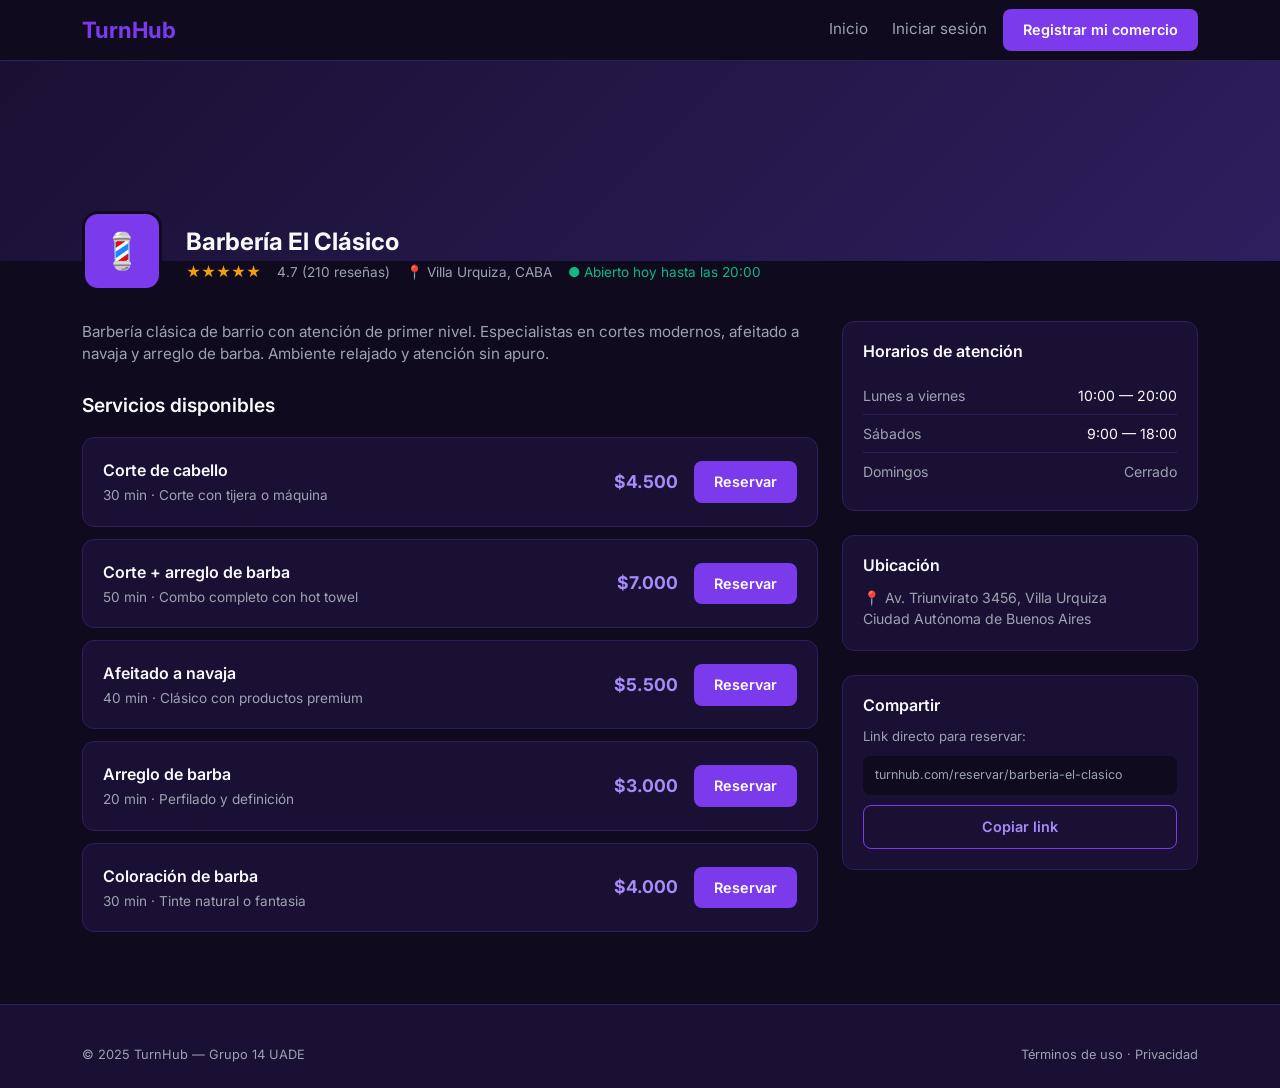
<file: Turnhub/desarrollo/secciones/perfil-barberia.html>
<!DOCTYPE html>
<html lang="es">
<head>
  <meta charset="UTF-8">
  <meta name="viewport" content="width=device-width, initial-scale=1.0">
  <title>Barbería El Clásico — TurnHub</title>
  <link href="https://cdn.jsdelivr.net/npm/bootstrap@5.3.8/dist/css/bootstrap.min.css" rel="stylesheet">
  <link rel="stylesheet" href="../assets/css/styles.css">
</head>
<body>

  <nav class="navbar navbar-expand-lg navbar-turnhub sticky-top">
    <div class="container">
      <a class="navbar-brand" href="../index.html">TurnHub</a>
      <button class="navbar-toggler" type="button" data-bs-toggle="collapse" data-bs-target="#navMenu" aria-label="Abrir menú">
        <span class="navbar-toggler-icon"></span>
      </button>
      <div class="collapse navbar-collapse" id="navMenu">
        <ul class="navbar-nav ms-auto align-items-lg-center gap-2">
          <li class="nav-item"><a class="nav-link" href="../index.html">Inicio</a></li>
          <li class="nav-item"><a class="nav-link" href="login.html">Iniciar sesión</a></li>
          <li class="nav-item"><a class="btn btn-primary-th" href="login.html#registro">Registrar mi comercio</a></li>
        </ul>
      </div>
    </div>
  </nav>

  <div style="background: linear-gradient(135deg, #1A1033 0%, #2D1F5E 100%); height: 200px; display: flex; align-items: flex-end; padding-bottom: 0;">
    <div class="container pb-0">
      <div class="d-flex align-items-end gap-4" style="transform: translateY(30px);">
        <div style="width: 80px; height: 80px; background: var(--color-primary); border-radius: 16px; border: 3px solid var(--color-bg); display: flex; align-items: center; justify-content: center; font-size: 2.2rem; flex-shrink: 0;">
          💈
        </div>
        <div class="pb-2">
          <h1 style="font-size: 1.5rem; font-weight: 700; margin: 0;">Barbería El Clásico</h1>
          <div class="d-flex align-items-center gap-3 flex-wrap mt-1">
            <span class="stars" style="font-size: 0.9rem;">★★★★★</span>
            <span class="text-muted-th" style="font-size: 0.85rem;">4.7 (210 reseñas)</span>
            <span class="text-muted-th" style="font-size: 0.85rem;">📍 Villa Urquiza, CABA</span>
            <span style="font-size: 0.85rem; color: var(--color-success);">● Abierto hoy hasta las 20:00</span>
          </div>
        </div>
      </div>
    </div>
  </div>

  <main class="container" style="padding-top: 60px; padding-bottom: 60px;">
    <div class="row g-4">

      <div class="col-lg-8">
        <p class="text-muted-th" style="font-size: 0.95rem; margin-bottom: 28px;">
          Barbería clásica de barrio con atención de primer nivel. Especialistas en cortes modernos, afeitado a navaja y arreglo de barba. Ambiente relajado y atención sin apuro.
        </p>

        <h2 style="font-size: 1.2rem; font-weight: 600; margin-bottom: 20px;">Servicios disponibles</h2>

        <div class="servicio-card">
          <div>
            <div class="servicio-nombre">Corte de cabello</div>
            <div class="servicio-meta">30 min · Corte con tijera o máquina</div>
          </div>
          <div class="d-flex align-items-center gap-3">
            <div class="servicio-precio">$4.500</div>
            <a href="reserva-paso1.html" class="btn btn-primary-th" onclick="guardarServicio('Corte de cabello','30 min','$4.500')">Reservar</a>
          </div>
        </div>

        <div class="servicio-card">
          <div>
            <div class="servicio-nombre">Corte + arreglo de barba</div>
            <div class="servicio-meta">50 min · Combo completo con hot towel</div>
          </div>
          <div class="d-flex align-items-center gap-3">
            <div class="servicio-precio">$7.000</div>
            <a href="reserva-paso1.html" class="btn btn-primary-th" onclick="guardarServicio('Corte + arreglo de barba','50 min','$7.000')">Reservar</a>
          </div>
        </div>

        <div class="servicio-card">
          <div>
            <div class="servicio-nombre">Afeitado a navaja</div>
            <div class="servicio-meta">40 min · Clásico con productos premium</div>
          </div>
          <div class="d-flex align-items-center gap-3">
            <div class="servicio-precio">$5.500</div>
            <a href="reserva-paso1.html" class="btn btn-primary-th" onclick="guardarServicio('Afeitado a navaja','40 min','$5.500')">Reservar</a>
          </div>
        </div>

        <div class="servicio-card">
          <div>
            <div class="servicio-nombre">Arreglo de barba</div>
            <div class="servicio-meta">20 min · Perfilado y definición</div>
          </div>
          <div class="d-flex align-items-center gap-3">
            <div class="servicio-precio">$3.000</div>
            <a href="reserva-paso1.html" class="btn btn-primary-th" onclick="guardarServicio('Arreglo de barba','20 min','$3.000')">Reservar</a>
          </div>
        </div>

        <div class="servicio-card">
          <div>
            <div class="servicio-nombre">Coloración de barba</div>
            <div class="servicio-meta">30 min · Tinte natural o fantasia</div>
          </div>
          <div class="d-flex align-items-center gap-3">
            <div class="servicio-precio">$4.000</div>
            <a href="reserva-paso1.html" class="btn btn-primary-th" onclick="guardarServicio('Coloración de barba','30 min','$4.000')">Reservar</a>
          </div>
        </div>
      </div>

      <div class="col-lg-4">
        <div class="card-th mb-4">
          <h3 style="font-size: 1rem; font-weight: 600; margin-bottom: 16px;">Horarios de atención</h3>
          <div class="d-flex justify-content-between py-2" style="border-bottom: 1px solid var(--color-border); font-size: 0.88rem;">
            <span class="text-muted-th">Lunes a viernes</span>
            <span>10:00 — 20:00</span>
          </div>
          <div class="d-flex justify-content-between py-2" style="border-bottom: 1px solid var(--color-border); font-size: 0.88rem;">
            <span class="text-muted-th">Sábados</span>
            <span>9:00 — 18:00</span>
          </div>
          <div class="d-flex justify-content-between py-2" style="font-size: 0.88rem;">
            <span class="text-muted-th">Domingos</span>
            <span class="text-muted-th">Cerrado</span>
          </div>
        </div>

        <div class="card-th mb-4">
          <h3 style="font-size: 1rem; font-weight: 600; margin-bottom: 12px;">Ubicación</h3>
          <p class="text-muted-th" style="font-size: 0.88rem; margin: 0;">
            📍 Av. Triunvirato 3456, Villa Urquiza<br>
            Ciudad Autónoma de Buenos Aires
          </p>
        </div>

        <div class="card-th">
          <h3 style="font-size: 1rem; font-weight: 600; margin-bottom: 12px;">Compartir</h3>
          <p class="text-muted-th" style="font-size: 0.82rem; margin-bottom: 10px;">Link directo para reservar:</p>
          <div style="background: var(--color-bg); border-radius: 8px; padding: 10px 12px; font-size: 0.78rem; color: var(--color-text-muted); word-break: break-all; margin-bottom: 10px;">
            turnhub.com/reservar/barberia-el-clasico
          </div>
          <button class="btn btn-ghost-th w-100" onclick="navigator.clipboard.writeText('https://turnhub.com/reservar/barberia-el-clasico'); this.textContent='✓ ¡Copiado!'; setTimeout(()=>this.textContent='Copiar link',2000);">
            Copiar link
          </button>
        </div>
      </div>

    </div>
  </main>

  <footer class="footer-th">
    <div class="container">
      <div class="d-flex justify-content-between flex-wrap gap-2" style="font-size: 0.8rem;">
        <span>© 2025 TurnHub — Grupo 14 UADE</span>
        <span><a href="#">Términos de uso</a> · <a href="#">Privacidad</a></span>
      </div>
    </div>
  </footer>

  <script src="https://cdn.jsdelivr.net/npm/bootstrap@5.3.8/dist/js/bootstrap.bundle.min.js"></script>
  <script src="../assets/js/main.js"></script>
</body>
</html>
</file>
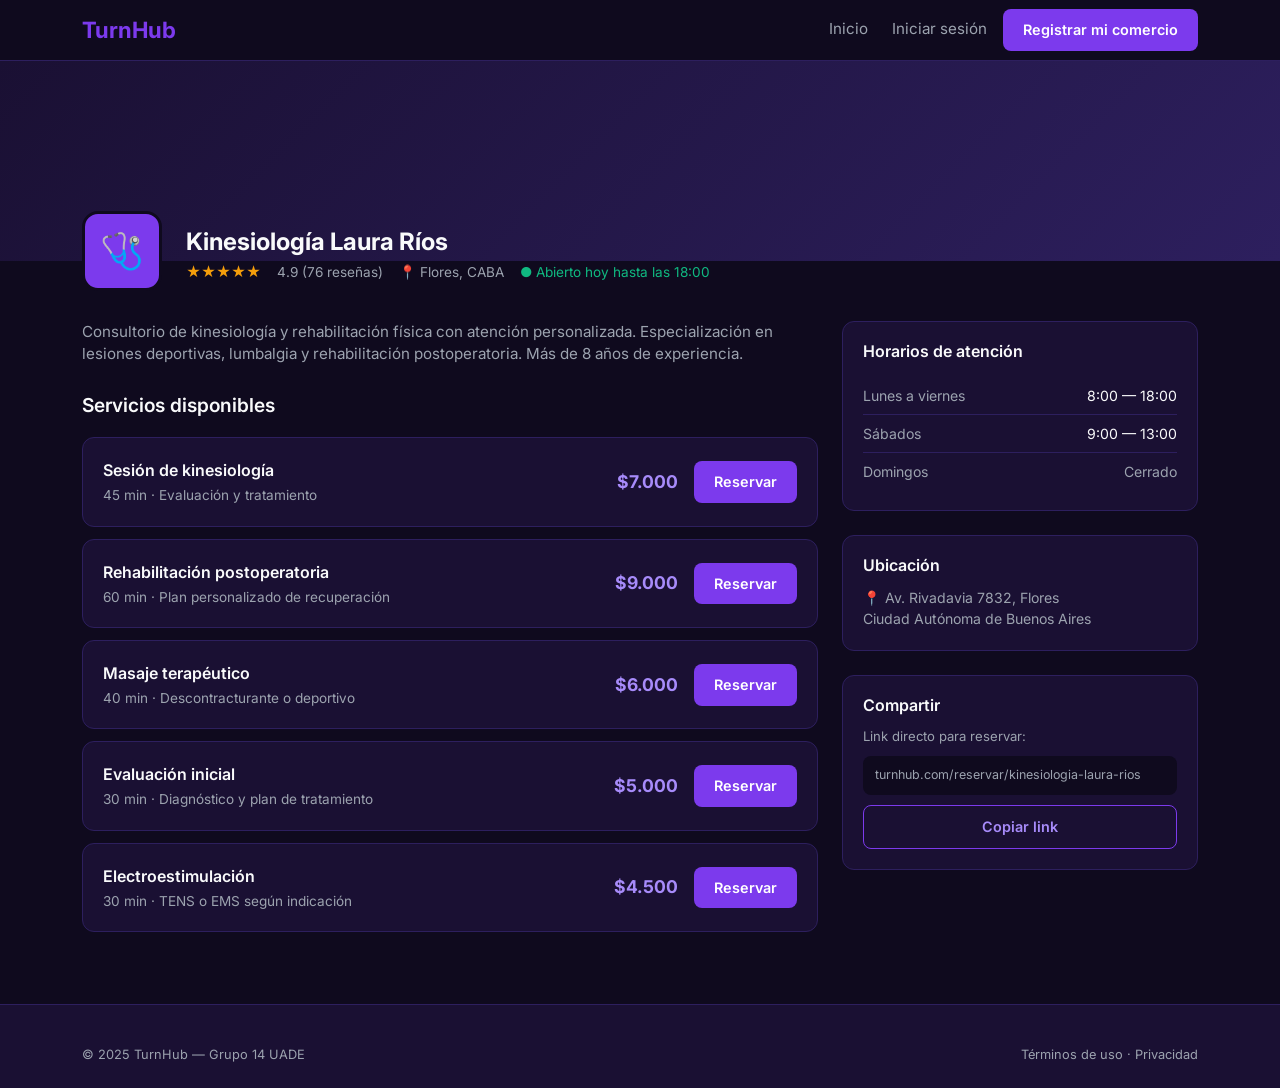
<file: Turnhub/desarrollo/secciones/perfil-consultorio.html>
<!DOCTYPE html>
<html lang="es">
<head>
  <meta charset="UTF-8">
  <meta name="viewport" content="width=device-width, initial-scale=1.0">
  <title>Consultorio Kinesiología Flores — TurnHub</title>
  <link href="https://cdn.jsdelivr.net/npm/bootstrap@5.3.8/dist/css/bootstrap.min.css" rel="stylesheet">
  <link rel="stylesheet" href="../assets/css/styles.css">
</head>
<body>

  <nav class="navbar navbar-expand-lg navbar-turnhub sticky-top">
    <div class="container">
      <a class="navbar-brand" href="../index.html">TurnHub</a>
      <button class="navbar-toggler" type="button" data-bs-toggle="collapse" data-bs-target="#navMenu" aria-label="Abrir menú">
        <span class="navbar-toggler-icon"></span>
      </button>
      <div class="collapse navbar-collapse" id="navMenu">
        <ul class="navbar-nav ms-auto align-items-lg-center gap-2">
          <li class="nav-item"><a class="nav-link" href="../index.html">Inicio</a></li>
          <li class="nav-item"><a class="nav-link" href="login.html">Iniciar sesión</a></li>
          <li class="nav-item"><a class="btn btn-primary-th" href="login.html#registro">Registrar mi comercio</a></li>
        </ul>
      </div>
    </div>
  </nav>

  <div style="background: linear-gradient(135deg, #1A1033 0%, #2D1F5E 100%); height: 200px; display: flex; align-items: flex-end; padding-bottom: 0;">
    <div class="container pb-0">
      <div class="d-flex align-items-end gap-4" style="transform: translateY(30px);">
        <div style="width: 80px; height: 80px; background: var(--color-primary); border-radius: 16px; border: 3px solid var(--color-bg); display: flex; align-items: center; justify-content: center; font-size: 2.2rem; flex-shrink: 0;">
          🩺
        </div>
        <div class="pb-2">
          <h1 style="font-size: 1.5rem; font-weight: 700; margin: 0;">Kinesiología Laura Ríos</h1>
          <div class="d-flex align-items-center gap-3 flex-wrap mt-1">
            <span class="stars" style="font-size: 0.9rem;">★★★★★</span>
            <span class="text-muted-th" style="font-size: 0.85rem;">4.9 (76 reseñas)</span>
            <span class="text-muted-th" style="font-size: 0.85rem;">📍 Flores, CABA</span>
            <span style="font-size: 0.85rem; color: var(--color-success);">● Abierto hoy hasta las 18:00</span>
          </div>
        </div>
      </div>
    </div>
  </div>

  <main class="container" style="padding-top: 60px; padding-bottom: 60px;">
    <div class="row g-4">

      <div class="col-lg-8">
        <p class="text-muted-th" style="font-size: 0.95rem; margin-bottom: 28px;">
          Consultorio de kinesiología y rehabilitación física con atención personalizada. Especialización en lesiones deportivas, lumbalgia y rehabilitación postoperatoria. Más de 8 años de experiencia.
        </p>

        <h2 style="font-size: 1.2rem; font-weight: 600; margin-bottom: 20px;">Servicios disponibles</h2>

        <div class="servicio-card">
          <div>
            <div class="servicio-nombre">Sesión de kinesiología</div>
            <div class="servicio-meta">45 min · Evaluación y tratamiento</div>
          </div>
          <div class="d-flex align-items-center gap-3">
            <div class="servicio-precio">$7.000</div>
            <a href="reserva-paso1.html" class="btn btn-primary-th" onclick="guardarServicio('Sesión de kinesiología','45 min','$7.000')">Reservar</a>
          </div>
        </div>

        <div class="servicio-card">
          <div>
            <div class="servicio-nombre">Rehabilitación postoperatoria</div>
            <div class="servicio-meta">60 min · Plan personalizado de recuperación</div>
          </div>
          <div class="d-flex align-items-center gap-3">
            <div class="servicio-precio">$9.000</div>
            <a href="reserva-paso1.html" class="btn btn-primary-th" onclick="guardarServicio('Rehabilitación postoperatoria','60 min','$9.000')">Reservar</a>
          </div>
        </div>

        <div class="servicio-card">
          <div>
            <div class="servicio-nombre">Masaje terapéutico</div>
            <div class="servicio-meta">40 min · Descontracturante o deportivo</div>
          </div>
          <div class="d-flex align-items-center gap-3">
            <div class="servicio-precio">$6.000</div>
            <a href="reserva-paso1.html" class="btn btn-primary-th" onclick="guardarServicio('Masaje terapéutico','40 min','$6.000')">Reservar</a>
          </div>
        </div>

        <div class="servicio-card">
          <div>
            <div class="servicio-nombre">Evaluación inicial</div>
            <div class="servicio-meta">30 min · Diagnóstico y plan de tratamiento</div>
          </div>
          <div class="d-flex align-items-center gap-3">
            <div class="servicio-precio">$5.000</div>
            <a href="reserva-paso1.html" class="btn btn-primary-th" onclick="guardarServicio('Evaluación inicial','30 min','$5.000')">Reservar</a>
          </div>
        </div>

        <div class="servicio-card">
          <div>
            <div class="servicio-nombre">Electroestimulación</div>
            <div class="servicio-meta">30 min · TENS o EMS según indicación</div>
          </div>
          <div class="d-flex align-items-center gap-3">
            <div class="servicio-precio">$4.500</div>
            <a href="reserva-paso1.html" class="btn btn-primary-th" onclick="guardarServicio('Electroestimulación','30 min','$4.500')">Reservar</a>
          </div>
        </div>
      </div>

      <div class="col-lg-4">
        <div class="card-th mb-4">
          <h3 style="font-size: 1rem; font-weight: 600; margin-bottom: 16px;">Horarios de atención</h3>
          <div class="d-flex justify-content-between py-2" style="border-bottom: 1px solid var(--color-border); font-size: 0.88rem;">
            <span class="text-muted-th">Lunes a viernes</span>
            <span>8:00 — 18:00</span>
          </div>
          <div class="d-flex justify-content-between py-2" style="border-bottom: 1px solid var(--color-border); font-size: 0.88rem;">
            <span class="text-muted-th">Sábados</span>
            <span>9:00 — 13:00</span>
          </div>
          <div class="d-flex justify-content-between py-2" style="font-size: 0.88rem;">
            <span class="text-muted-th">Domingos</span>
            <span class="text-muted-th">Cerrado</span>
          </div>
        </div>

        <div class="card-th mb-4">
          <h3 style="font-size: 1rem; font-weight: 600; margin-bottom: 12px;">Ubicación</h3>
          <p class="text-muted-th" style="font-size: 0.88rem; margin: 0;">
            📍 Av. Rivadavia 7832, Flores<br>
            Ciudad Autónoma de Buenos Aires
          </p>
        </div>

        <div class="card-th">
          <h3 style="font-size: 1rem; font-weight: 600; margin-bottom: 12px;">Compartir</h3>
          <p class="text-muted-th" style="font-size: 0.82rem; margin-bottom: 10px;">Link directo para reservar:</p>
          <div style="background: var(--color-bg); border-radius: 8px; padding: 10px 12px; font-size: 0.78rem; color: var(--color-text-muted); word-break: break-all; margin-bottom: 10px;">
            turnhub.com/reservar/kinesiologia-laura-rios
          </div>
          <button class="btn btn-ghost-th w-100" onclick="navigator.clipboard.writeText('https://turnhub.com/reservar/kinesiologia-laura-rios'); this.textContent='✓ ¡Copiado!'; setTimeout(()=>this.textContent='Copiar link',2000);">
            Copiar link
          </button>
        </div>
      </div>

    </div>
  </main>

  <footer class="footer-th">
    <div class="container">
      <div class="d-flex justify-content-between flex-wrap gap-2" style="font-size: 0.8rem;">
        <span>© 2025 TurnHub — Grupo 14 UADE</span>
        <span><a href="#">Términos de uso</a> · <a href="#">Privacidad</a></span>
      </div>
    </div>
  </footer>

  <script src="https://cdn.jsdelivr.net/npm/bootstrap@5.3.8/dist/js/bootstrap.bundle.min.js"></script>
  <script src="../assets/js/main.js"></script>
</body>
</html>
</file>
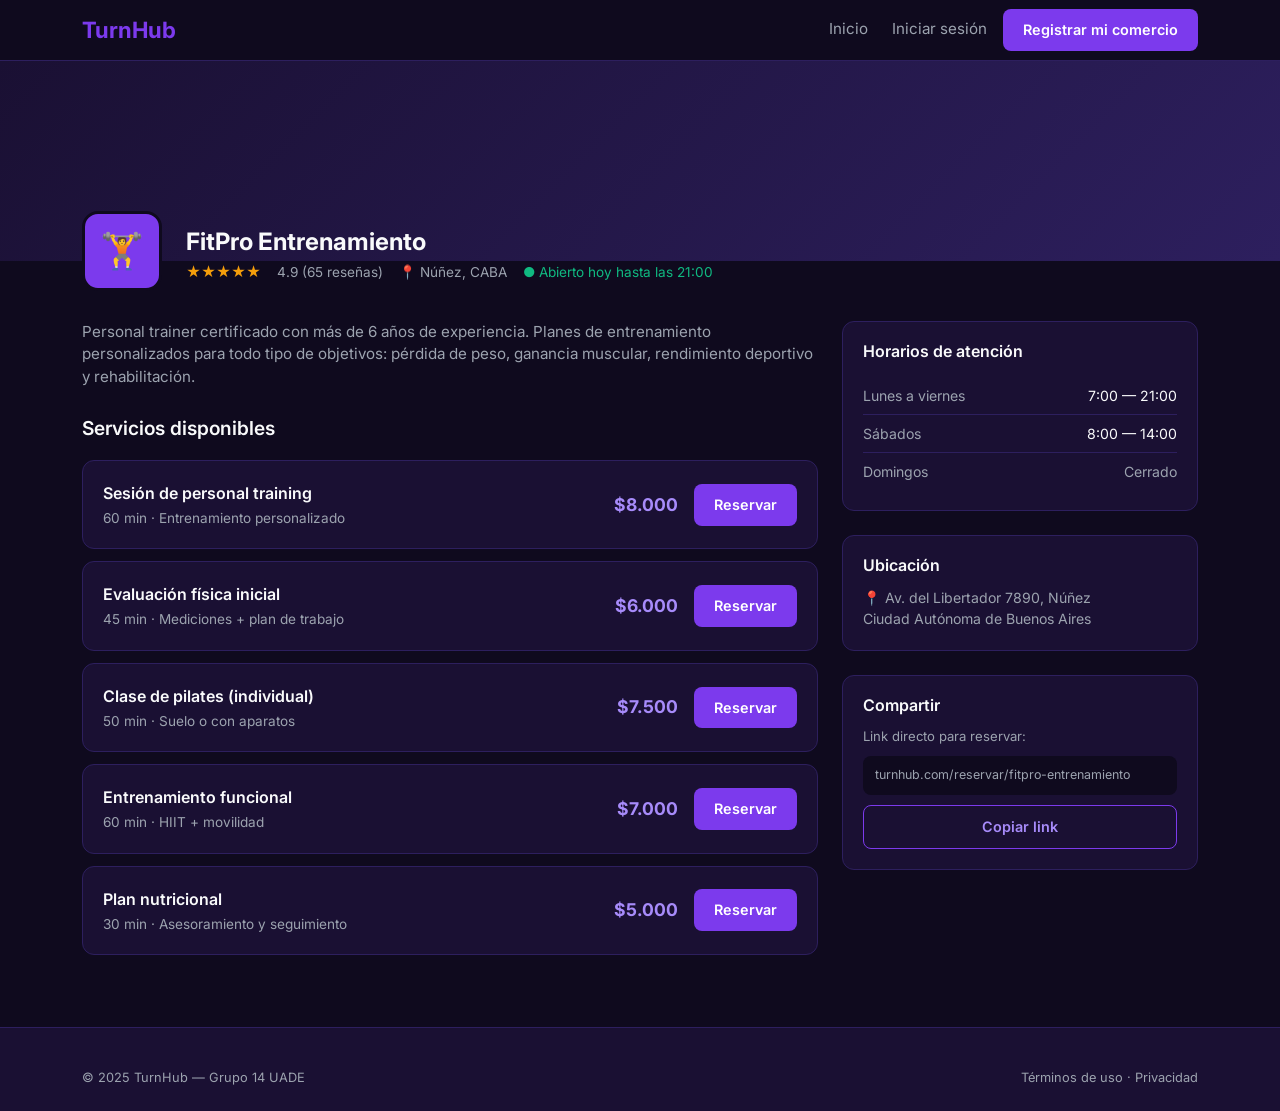
<file: Turnhub/desarrollo/secciones/perfil-entrenamiento.html>
<!DOCTYPE html>
<html lang="es">
<head>
  <meta charset="UTF-8">
  <meta name="viewport" content="width=device-width, initial-scale=1.0">
  <title>Entrenamiento FitPro — TurnHub</title>
  <link href="https://cdn.jsdelivr.net/npm/bootstrap@5.3.8/dist/css/bootstrap.min.css" rel="stylesheet">
  <link rel="stylesheet" href="../assets/css/styles.css">
</head>
<body>

  <nav class="navbar navbar-expand-lg navbar-turnhub sticky-top">
    <div class="container">
      <a class="navbar-brand" href="../index.html">TurnHub</a>
      <button class="navbar-toggler" type="button" data-bs-toggle="collapse" data-bs-target="#navMenu" aria-label="Abrir menú">
        <span class="navbar-toggler-icon"></span>
      </button>
      <div class="collapse navbar-collapse" id="navMenu">
        <ul class="navbar-nav ms-auto align-items-lg-center gap-2">
          <li class="nav-item"><a class="nav-link" href="../index.html">Inicio</a></li>
          <li class="nav-item"><a class="nav-link" href="login.html">Iniciar sesión</a></li>
          <li class="nav-item"><a class="btn btn-primary-th" href="login.html#registro">Registrar mi comercio</a></li>
        </ul>
      </div>
    </div>
  </nav>

  <div style="background: linear-gradient(135deg, #1A1033 0%, #2D1F5E 100%); height: 200px; display: flex; align-items: flex-end; padding-bottom: 0;">
    <div class="container pb-0">
      <div class="d-flex align-items-end gap-4" style="transform: translateY(30px);">
        <div style="width: 80px; height: 80px; background: var(--color-primary); border-radius: 16px; border: 3px solid var(--color-bg); display: flex; align-items: center; justify-content: center; font-size: 2.2rem; flex-shrink: 0;">
          🏋️
        </div>
        <div class="pb-2">
          <h1 style="font-size: 1.5rem; font-weight: 700; margin: 0;">FitPro Entrenamiento</h1>
          <div class="d-flex align-items-center gap-3 flex-wrap mt-1">
            <span class="stars" style="font-size: 0.9rem;">★★★★★</span>
            <span class="text-muted-th" style="font-size: 0.85rem;">4.9 (65 reseñas)</span>
            <span class="text-muted-th" style="font-size: 0.85rem;">📍 Núñez, CABA</span>
            <span style="font-size: 0.85rem; color: var(--color-success);">● Abierto hoy hasta las 21:00</span>
          </div>
        </div>
      </div>
    </div>
  </div>

  <main class="container" style="padding-top: 60px; padding-bottom: 60px;">
    <div class="row g-4">

      <div class="col-lg-8">
        <p class="text-muted-th" style="font-size: 0.95rem; margin-bottom: 28px;">
          Personal trainer certificado con más de 6 años de experiencia. Planes de entrenamiento personalizados para todo tipo de objetivos: pérdida de peso, ganancia muscular, rendimiento deportivo y rehabilitación.
        </p>

        <h2 style="font-size: 1.2rem; font-weight: 600; margin-bottom: 20px;">Servicios disponibles</h2>

        <div class="servicio-card">
          <div>
            <div class="servicio-nombre">Sesión de personal training</div>
            <div class="servicio-meta">60 min · Entrenamiento personalizado</div>
          </div>
          <div class="d-flex align-items-center gap-3">
            <div class="servicio-precio">$8.000</div>
            <a href="reserva-paso1.html" class="btn btn-primary-th" onclick="guardarServicio('Sesión de personal training','60 min','$8.000')">Reservar</a>
          </div>
        </div>

        <div class="servicio-card">
          <div>
            <div class="servicio-nombre">Evaluación física inicial</div>
            <div class="servicio-meta">45 min · Mediciones + plan de trabajo</div>
          </div>
          <div class="d-flex align-items-center gap-3">
            <div class="servicio-precio">$6.000</div>
            <a href="reserva-paso1.html" class="btn btn-primary-th" onclick="guardarServicio('Evaluación física inicial','45 min','$6.000')">Reservar</a>
          </div>
        </div>

        <div class="servicio-card">
          <div>
            <div class="servicio-nombre">Clase de pilates (individual)</div>
            <div class="servicio-meta">50 min · Suelo o con aparatos</div>
          </div>
          <div class="d-flex align-items-center gap-3">
            <div class="servicio-precio">$7.500</div>
            <a href="reserva-paso1.html" class="btn btn-primary-th" onclick="guardarServicio('Clase de pilates individual','50 min','$7.500')">Reservar</a>
          </div>
        </div>

        <div class="servicio-card">
          <div>
            <div class="servicio-nombre">Entrenamiento funcional</div>
            <div class="servicio-meta">60 min · HIIT + movilidad</div>
          </div>
          <div class="d-flex align-items-center gap-3">
            <div class="servicio-precio">$7.000</div>
            <a href="reserva-paso1.html" class="btn btn-primary-th" onclick="guardarServicio('Entrenamiento funcional','60 min','$7.000')">Reservar</a>
          </div>
        </div>

        <div class="servicio-card">
          <div>
            <div class="servicio-nombre">Plan nutricional</div>
            <div class="servicio-meta">30 min · Asesoramiento y seguimiento</div>
          </div>
          <div class="d-flex align-items-center gap-3">
            <div class="servicio-precio">$5.000</div>
            <a href="reserva-paso1.html" class="btn btn-primary-th" onclick="guardarServicio('Plan nutricional','30 min','$5.000')">Reservar</a>
          </div>
        </div>
      </div>

      <div class="col-lg-4">
        <div class="card-th mb-4">
          <h3 style="font-size: 1rem; font-weight: 600; margin-bottom: 16px;">Horarios de atención</h3>
          <div class="d-flex justify-content-between py-2" style="border-bottom: 1px solid var(--color-border); font-size: 0.88rem;">
            <span class="text-muted-th">Lunes a viernes</span>
            <span>7:00 — 21:00</span>
          </div>
          <div class="d-flex justify-content-between py-2" style="border-bottom: 1px solid var(--color-border); font-size: 0.88rem;">
            <span class="text-muted-th">Sábados</span>
            <span>8:00 — 14:00</span>
          </div>
          <div class="d-flex justify-content-between py-2" style="font-size: 0.88rem;">
            <span class="text-muted-th">Domingos</span>
            <span class="text-muted-th">Cerrado</span>
          </div>
        </div>

        <div class="card-th mb-4">
          <h3 style="font-size: 1rem; font-weight: 600; margin-bottom: 12px;">Ubicación</h3>
          <p class="text-muted-th" style="font-size: 0.88rem; margin: 0;">
            📍 Av. del Libertador 7890, Núñez<br>
            Ciudad Autónoma de Buenos Aires
          </p>
        </div>

        <div class="card-th">
          <h3 style="font-size: 1rem; font-weight: 600; margin-bottom: 12px;">Compartir</h3>
          <p class="text-muted-th" style="font-size: 0.82rem; margin-bottom: 10px;">Link directo para reservar:</p>
          <div style="background: var(--color-bg); border-radius: 8px; padding: 10px 12px; font-size: 0.78rem; color: var(--color-text-muted); word-break: break-all; margin-bottom: 10px;">
            turnhub.com/reservar/fitpro-entrenamiento
          </div>
          <button class="btn btn-ghost-th w-100" onclick="navigator.clipboard.writeText('https://turnhub.com/reservar/fitpro-entrenamiento'); this.textContent='✓ ¡Copiado!'; setTimeout(()=>this.textContent='Copiar link',2000);">
            Copiar link
          </button>
        </div>
      </div>

    </div>
  </main>

  <footer class="footer-th">
    <div class="container">
      <div class="d-flex justify-content-between flex-wrap gap-2" style="font-size: 0.8rem;">
        <span>© 2025 TurnHub — Grupo 14 UADE</span>
        <span><a href="#">Términos de uso</a> · <a href="#">Privacidad</a></span>
      </div>
    </div>
  </footer>

  <script src="https://cdn.jsdelivr.net/npm/bootstrap@5.3.8/dist/js/bootstrap.bundle.min.js"></script>
  <script src="../assets/js/main.js"></script>
</body>
</html>
</file>
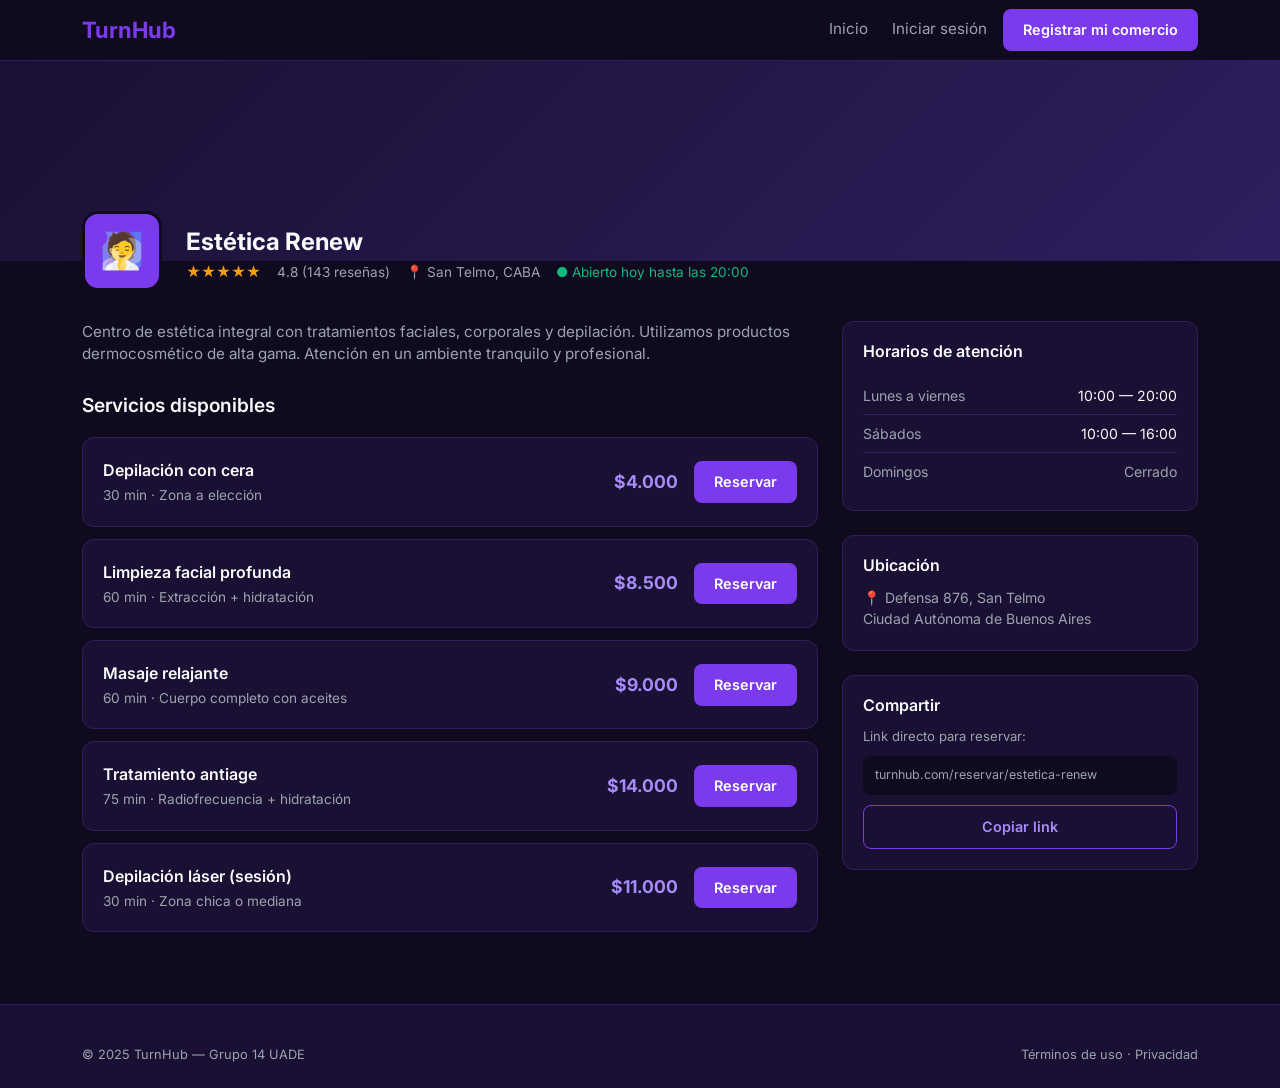
<file: Turnhub/desarrollo/secciones/perfil-estetica.html>
<!DOCTYPE html>
<html lang="es">
<head>
  <meta charset="UTF-8">
  <meta name="viewport" content="width=device-width, initial-scale=1.0">
  <title>Estética Renew — TurnHub</title>
  <link href="https://cdn.jsdelivr.net/npm/bootstrap@5.3.8/dist/css/bootstrap.min.css" rel="stylesheet">
  <link rel="stylesheet" href="../assets/css/styles.css">
</head>
<body>

  <nav class="navbar navbar-expand-lg navbar-turnhub sticky-top">
    <div class="container">
      <a class="navbar-brand" href="../index.html">TurnHub</a>
      <button class="navbar-toggler" type="button" data-bs-toggle="collapse" data-bs-target="#navMenu" aria-label="Abrir menú">
        <span class="navbar-toggler-icon"></span>
      </button>
      <div class="collapse navbar-collapse" id="navMenu">
        <ul class="navbar-nav ms-auto align-items-lg-center gap-2">
          <li class="nav-item"><a class="nav-link" href="../index.html">Inicio</a></li>
          <li class="nav-item"><a class="nav-link" href="login.html">Iniciar sesión</a></li>
          <li class="nav-item"><a class="btn btn-primary-th" href="login.html#registro">Registrar mi comercio</a></li>
        </ul>
      </div>
    </div>
  </nav>

  <div style="background: linear-gradient(135deg, #1A1033 0%, #2D1F5E 100%); height: 200px; display: flex; align-items: flex-end; padding-bottom: 0;">
    <div class="container pb-0">
      <div class="d-flex align-items-end gap-4" style="transform: translateY(30px);">
        <div style="width: 80px; height: 80px; background: var(--color-primary); border-radius: 16px; border: 3px solid var(--color-bg); display: flex; align-items: center; justify-content: center; font-size: 2.2rem; flex-shrink: 0;">
          🧖
        </div>
        <div class="pb-2">
          <h1 style="font-size: 1.5rem; font-weight: 700; margin: 0;">Estética Renew</h1>
          <div class="d-flex align-items-center gap-3 flex-wrap mt-1">
            <span class="stars" style="font-size: 0.9rem;">★★★★★</span>
            <span class="text-muted-th" style="font-size: 0.85rem;">4.8 (143 reseñas)</span>
            <span class="text-muted-th" style="font-size: 0.85rem;">📍 San Telmo, CABA</span>
            <span style="font-size: 0.85rem; color: var(--color-success);">● Abierto hoy hasta las 20:00</span>
          </div>
        </div>
      </div>
    </div>
  </div>

  <main class="container" style="padding-top: 60px; padding-bottom: 60px;">
    <div class="row g-4">

      <div class="col-lg-8">
        <p class="text-muted-th" style="font-size: 0.95rem; margin-bottom: 28px;">
          Centro de estética integral con tratamientos faciales, corporales y depilación. Utilizamos productos dermocosmético de alta gama. Atención en un ambiente tranquilo y profesional.
        </p>

        <h2 style="font-size: 1.2rem; font-weight: 600; margin-bottom: 20px;">Servicios disponibles</h2>

        <div class="servicio-card">
          <div>
            <div class="servicio-nombre">Depilación con cera</div>
            <div class="servicio-meta">30 min · Zona a elección</div>
          </div>
          <div class="d-flex align-items-center gap-3">
            <div class="servicio-precio">$4.000</div>
            <a href="reserva-paso1.html" class="btn btn-primary-th" onclick="guardarServicio('Depilación con cera','30 min','$4.000')">Reservar</a>
          </div>
        </div>

        <div class="servicio-card">
          <div>
            <div class="servicio-nombre">Limpieza facial profunda</div>
            <div class="servicio-meta">60 min · Extracción + hidratación</div>
          </div>
          <div class="d-flex align-items-center gap-3">
            <div class="servicio-precio">$8.500</div>
            <a href="reserva-paso1.html" class="btn btn-primary-th" onclick="guardarServicio('Limpieza facial profunda','60 min','$8.500')">Reservar</a>
          </div>
        </div>

        <div class="servicio-card">
          <div>
            <div class="servicio-nombre">Masaje relajante</div>
            <div class="servicio-meta">60 min · Cuerpo completo con aceites</div>
          </div>
          <div class="d-flex align-items-center gap-3">
            <div class="servicio-precio">$9.000</div>
            <a href="reserva-paso1.html" class="btn btn-primary-th" onclick="guardarServicio('Masaje relajante','60 min','$9.000')">Reservar</a>
          </div>
        </div>

        <div class="servicio-card">
          <div>
            <div class="servicio-nombre">Tratamiento antiage</div>
            <div class="servicio-meta">75 min · Radiofrecuencia + hidratación</div>
          </div>
          <div class="d-flex align-items-center gap-3">
            <div class="servicio-precio">$14.000</div>
            <a href="reserva-paso1.html" class="btn btn-primary-th" onclick="guardarServicio('Tratamiento antiage','75 min','$14.000')">Reservar</a>
          </div>
        </div>

        <div class="servicio-card">
          <div>
            <div class="servicio-nombre">Depilación láser (sesión)</div>
            <div class="servicio-meta">30 min · Zona chica o mediana</div>
          </div>
          <div class="d-flex align-items-center gap-3">
            <div class="servicio-precio">$11.000</div>
            <a href="reserva-paso1.html" class="btn btn-primary-th" onclick="guardarServicio('Depilación láser','30 min','$11.000')">Reservar</a>
          </div>
        </div>
      </div>

      <div class="col-lg-4">
        <div class="card-th mb-4">
          <h3 style="font-size: 1rem; font-weight: 600; margin-bottom: 16px;">Horarios de atención</h3>
          <div class="d-flex justify-content-between py-2" style="border-bottom: 1px solid var(--color-border); font-size: 0.88rem;">
            <span class="text-muted-th">Lunes a viernes</span>
            <span>10:00 — 20:00</span>
          </div>
          <div class="d-flex justify-content-between py-2" style="border-bottom: 1px solid var(--color-border); font-size: 0.88rem;">
            <span class="text-muted-th">Sábados</span>
            <span>10:00 — 16:00</span>
          </div>
          <div class="d-flex justify-content-between py-2" style="font-size: 0.88rem;">
            <span class="text-muted-th">Domingos</span>
            <span class="text-muted-th">Cerrado</span>
          </div>
        </div>

        <div class="card-th mb-4">
          <h3 style="font-size: 1rem; font-weight: 600; margin-bottom: 12px;">Ubicación</h3>
          <p class="text-muted-th" style="font-size: 0.88rem; margin: 0;">
            📍 Defensa 876, San Telmo<br>
            Ciudad Autónoma de Buenos Aires
          </p>
        </div>

        <div class="card-th">
          <h3 style="font-size: 1rem; font-weight: 600; margin-bottom: 12px;">Compartir</h3>
          <p class="text-muted-th" style="font-size: 0.82rem; margin-bottom: 10px;">Link directo para reservar:</p>
          <div style="background: var(--color-bg); border-radius: 8px; padding: 10px 12px; font-size: 0.78rem; color: var(--color-text-muted); word-break: break-all; margin-bottom: 10px;">
            turnhub.com/reservar/estetica-renew
          </div>
          <button class="btn btn-ghost-th w-100" onclick="navigator.clipboard.writeText('https://turnhub.com/reservar/estetica-renew'); this.textContent='✓ ¡Copiado!'; setTimeout(()=>this.textContent='Copiar link',2000);">
            Copiar link
          </button>
        </div>
      </div>

    </div>
  </main>

  <footer class="footer-th">
    <div class="container">
      <div class="d-flex justify-content-between flex-wrap gap-2" style="font-size: 0.8rem;">
        <span>© 2025 TurnHub — Grupo 14 UADE</span>
        <span><a href="#">Términos de uso</a> · <a href="#">Privacidad</a></span>
      </div>
    </div>
  </footer>

  <script src="https://cdn.jsdelivr.net/npm/bootstrap@5.3.8/dist/js/bootstrap.bundle.min.js"></script>
  <script src="../assets/js/main.js"></script>
</body>
</html>
</file>
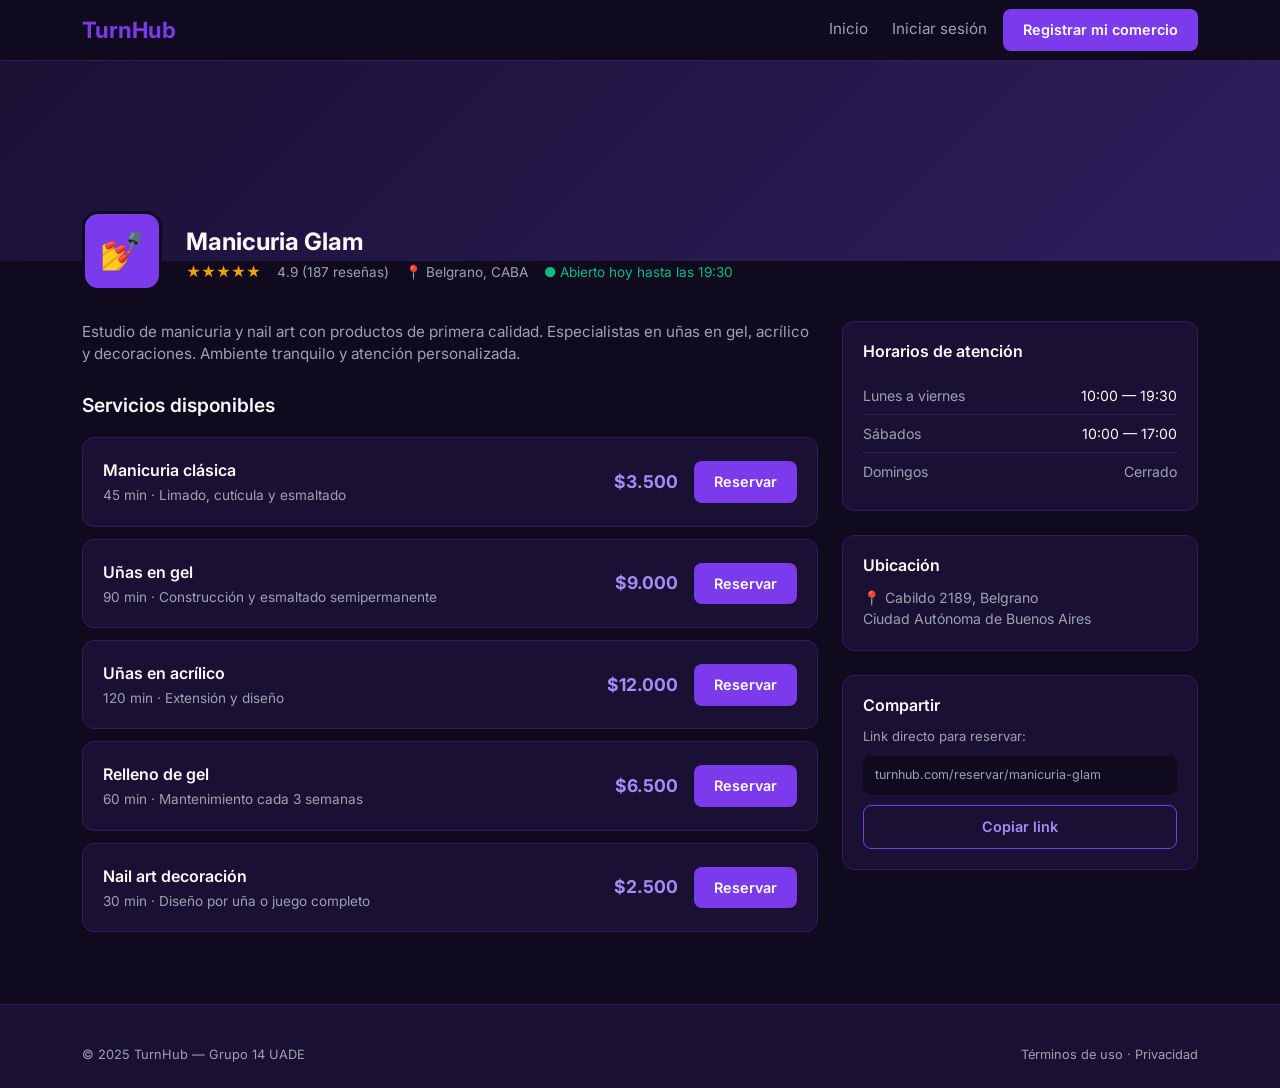
<file: Turnhub/desarrollo/secciones/perfil-manicuria.html>
<!DOCTYPE html>
<html lang="es">
<head>
  <meta charset="UTF-8">
  <meta name="viewport" content="width=device-width, initial-scale=1.0">
  <title>Manicuria Glam — TurnHub</title>
  <link href="https://cdn.jsdelivr.net/npm/bootstrap@5.3.8/dist/css/bootstrap.min.css" rel="stylesheet">
  <link rel="stylesheet" href="../assets/css/styles.css">
</head>
<body>

  <nav class="navbar navbar-expand-lg navbar-turnhub sticky-top">
    <div class="container">
      <a class="navbar-brand" href="../index.html">TurnHub</a>
      <button class="navbar-toggler" type="button" data-bs-toggle="collapse" data-bs-target="#navMenu" aria-label="Abrir menú">
        <span class="navbar-toggler-icon"></span>
      </button>
      <div class="collapse navbar-collapse" id="navMenu">
        <ul class="navbar-nav ms-auto align-items-lg-center gap-2">
          <li class="nav-item"><a class="nav-link" href="../index.html">Inicio</a></li>
          <li class="nav-item"><a class="nav-link" href="login.html">Iniciar sesión</a></li>
          <li class="nav-item"><a class="btn btn-primary-th" href="login.html#registro">Registrar mi comercio</a></li>
        </ul>
      </div>
    </div>
  </nav>

  <div style="background: linear-gradient(135deg, #1A1033 0%, #2D1F5E 100%); height: 200px; display: flex; align-items: flex-end; padding-bottom: 0;">
    <div class="container pb-0">
      <div class="d-flex align-items-end gap-4" style="transform: translateY(30px);">
        <div style="width: 80px; height: 80px; background: var(--color-primary); border-radius: 16px; border: 3px solid var(--color-bg); display: flex; align-items: center; justify-content: center; font-size: 2.2rem; flex-shrink: 0;">
          💅
        </div>
        <div class="pb-2">
          <h1 style="font-size: 1.5rem; font-weight: 700; margin: 0;">Manicuria Glam</h1>
          <div class="d-flex align-items-center gap-3 flex-wrap mt-1">
            <span class="stars" style="font-size: 0.9rem;">★★★★★</span>
            <span class="text-muted-th" style="font-size: 0.85rem;">4.9 (187 reseñas)</span>
            <span class="text-muted-th" style="font-size: 0.85rem;">📍 Belgrano, CABA</span>
            <span style="font-size: 0.85rem; color: var(--color-success);">● Abierto hoy hasta las 19:30</span>
          </div>
        </div>
      </div>
    </div>
  </div>

  <main class="container" style="padding-top: 60px; padding-bottom: 60px;">
    <div class="row g-4">

      <div class="col-lg-8">
        <p class="text-muted-th" style="font-size: 0.95rem; margin-bottom: 28px;">
          Estudio de manicuria y nail art con productos de primera calidad. Especialistas en uñas en gel, acrílico y decoraciones. Ambiente tranquilo y atención personalizada.
        </p>

        <h2 style="font-size: 1.2rem; font-weight: 600; margin-bottom: 20px;">Servicios disponibles</h2>

        <div class="servicio-card">
          <div>
            <div class="servicio-nombre">Manicuria clásica</div>
            <div class="servicio-meta">45 min · Limado, cutícula y esmaltado</div>
          </div>
          <div class="d-flex align-items-center gap-3">
            <div class="servicio-precio">$3.500</div>
            <a href="reserva-paso1.html" class="btn btn-primary-th" onclick="guardarServicio('Manicuria clásica','45 min','$3.500')">Reservar</a>
          </div>
        </div>

        <div class="servicio-card">
          <div>
            <div class="servicio-nombre">Uñas en gel</div>
            <div class="servicio-meta">90 min · Construcción y esmaltado semipermanente</div>
          </div>
          <div class="d-flex align-items-center gap-3">
            <div class="servicio-precio">$9.000</div>
            <a href="reserva-paso1.html" class="btn btn-primary-th" onclick="guardarServicio('Uñas en gel','90 min','$9.000')">Reservar</a>
          </div>
        </div>

        <div class="servicio-card">
          <div>
            <div class="servicio-nombre">Uñas en acrílico</div>
            <div class="servicio-meta">120 min · Extensión y diseño</div>
          </div>
          <div class="d-flex align-items-center gap-3">
            <div class="servicio-precio">$12.000</div>
            <a href="reserva-paso1.html" class="btn btn-primary-th" onclick="guardarServicio('Uñas en acrílico','120 min','$12.000')">Reservar</a>
          </div>
        </div>

        <div class="servicio-card">
          <div>
            <div class="servicio-nombre">Relleno de gel</div>
            <div class="servicio-meta">60 min · Mantenimiento cada 3 semanas</div>
          </div>
          <div class="d-flex align-items-center gap-3">
            <div class="servicio-precio">$6.500</div>
            <a href="reserva-paso1.html" class="btn btn-primary-th" onclick="guardarServicio('Relleno de gel','60 min','$6.500')">Reservar</a>
          </div>
        </div>

        <div class="servicio-card">
          <div>
            <div class="servicio-nombre">Nail art decoración</div>
            <div class="servicio-meta">30 min · Diseño por uña o juego completo</div>
          </div>
          <div class="d-flex align-items-center gap-3">
            <div class="servicio-precio">$2.500</div>
            <a href="reserva-paso1.html" class="btn btn-primary-th" onclick="guardarServicio('Nail art decoración','30 min','$2.500')">Reservar</a>
          </div>
        </div>
      </div>

      <div class="col-lg-4">
        <div class="card-th mb-4">
          <h3 style="font-size: 1rem; font-weight: 600; margin-bottom: 16px;">Horarios de atención</h3>
          <div class="d-flex justify-content-between py-2" style="border-bottom: 1px solid var(--color-border); font-size: 0.88rem;">
            <span class="text-muted-th">Lunes a viernes</span>
            <span>10:00 — 19:30</span>
          </div>
          <div class="d-flex justify-content-between py-2" style="border-bottom: 1px solid var(--color-border); font-size: 0.88rem;">
            <span class="text-muted-th">Sábados</span>
            <span>10:00 — 17:00</span>
          </div>
          <div class="d-flex justify-content-between py-2" style="font-size: 0.88rem;">
            <span class="text-muted-th">Domingos</span>
            <span class="text-muted-th">Cerrado</span>
          </div>
        </div>

        <div class="card-th mb-4">
          <h3 style="font-size: 1rem; font-weight: 600; margin-bottom: 12px;">Ubicación</h3>
          <p class="text-muted-th" style="font-size: 0.88rem; margin: 0;">
            📍 Cabildo 2189, Belgrano<br>
            Ciudad Autónoma de Buenos Aires
          </p>
        </div>

        <div class="card-th">
          <h3 style="font-size: 1rem; font-weight: 600; margin-bottom: 12px;">Compartir</h3>
          <p class="text-muted-th" style="font-size: 0.82rem; margin-bottom: 10px;">Link directo para reservar:</p>
          <div style="background: var(--color-bg); border-radius: 8px; padding: 10px 12px; font-size: 0.78rem; color: var(--color-text-muted); word-break: break-all; margin-bottom: 10px;">
            turnhub.com/reservar/manicuria-glam
          </div>
          <button class="btn btn-ghost-th w-100" onclick="navigator.clipboard.writeText('https://turnhub.com/reservar/manicuria-glam'); this.textContent='✓ ¡Copiado!'; setTimeout(()=>this.textContent='Copiar link',2000);">
            Copiar link
          </button>
        </div>
      </div>

    </div>
  </main>

  <footer class="footer-th">
    <div class="container">
      <div class="d-flex justify-content-between flex-wrap gap-2" style="font-size: 0.8rem;">
        <span>© 2025 TurnHub — Grupo 14 UADE</span>
        <span><a href="#">Términos de uso</a> · <a href="#">Privacidad</a></span>
      </div>
    </div>
  </footer>

  <script src="https://cdn.jsdelivr.net/npm/bootstrap@5.3.8/dist/js/bootstrap.bundle.min.js"></script>
  <script src="../assets/js/main.js"></script>
</body>
</html>
</file>
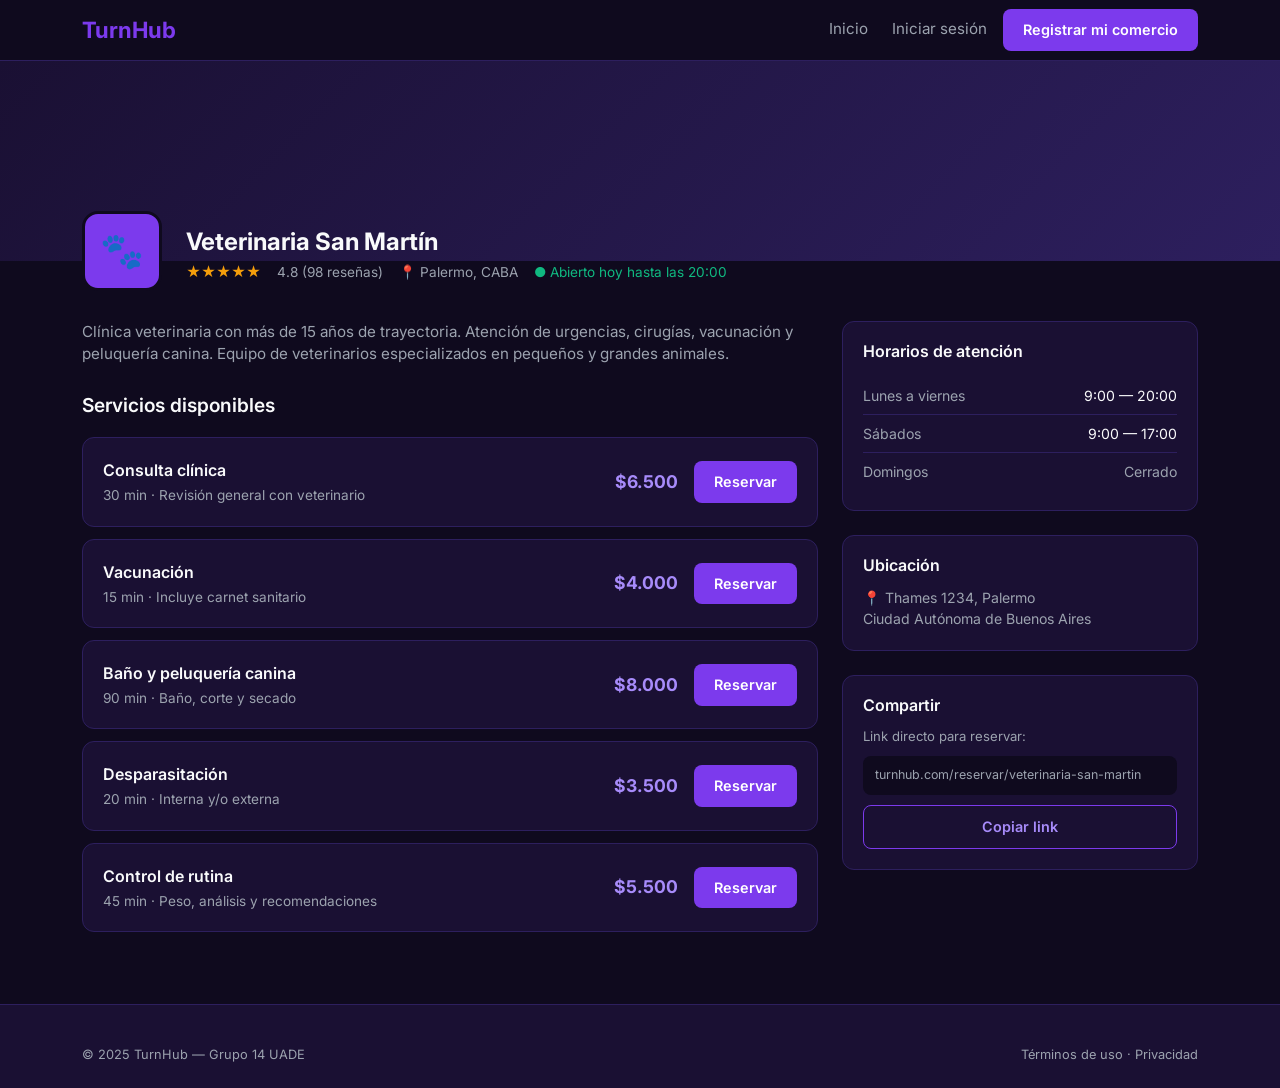
<file: Turnhub/desarrollo/secciones/perfil-veterinaria.html>
<!DOCTYPE html>
<html lang="es">
<head>
  <meta charset="UTF-8">
  <meta name="viewport" content="width=device-width, initial-scale=1.0">
  <title>Veterinaria San Martín — TurnHub</title>
  <link href="https://cdn.jsdelivr.net/npm/bootstrap@5.3.8/dist/css/bootstrap.min.css" rel="stylesheet">
  <link rel="stylesheet" href="../assets/css/styles.css">
</head>
<body>

  <nav class="navbar navbar-expand-lg navbar-turnhub sticky-top">
    <div class="container">
      <a class="navbar-brand" href="../index.html">TurnHub</a>
      <button class="navbar-toggler" type="button" data-bs-toggle="collapse" data-bs-target="#navMenu" aria-label="Abrir menú">
        <span class="navbar-toggler-icon"></span>
      </button>
      <div class="collapse navbar-collapse" id="navMenu">
        <ul class="navbar-nav ms-auto align-items-lg-center gap-2">
          <li class="nav-item"><a class="nav-link" href="../index.html">Inicio</a></li>
          <li class="nav-item"><a class="nav-link" href="login.html">Iniciar sesión</a></li>
          <li class="nav-item"><a class="btn btn-primary-th" href="login.html#registro">Registrar mi comercio</a></li>
        </ul>
      </div>
    </div>
  </nav>

  <div style="background: linear-gradient(135deg, #1A1033 0%, #2D1F5E 100%); height: 200px; display: flex; align-items: flex-end; padding-bottom: 0;">
    <div class="container pb-0">
      <div class="d-flex align-items-end gap-4" style="transform: translateY(30px);">
        <div style="width: 80px; height: 80px; background: var(--color-primary); border-radius: 16px; border: 3px solid var(--color-bg); display: flex; align-items: center; justify-content: center; font-size: 2.2rem; flex-shrink: 0;">
          🐾
        </div>
        <div class="pb-2">
          <h1 style="font-size: 1.5rem; font-weight: 700; margin: 0;">Veterinaria San Martín</h1>
          <div class="d-flex align-items-center gap-3 flex-wrap mt-1">
            <span class="stars" style="font-size: 0.9rem;">★★★★★</span>
            <span class="text-muted-th" style="font-size: 0.85rem;">4.8 (98 reseñas)</span>
            <span class="text-muted-th" style="font-size: 0.85rem;">📍 Palermo, CABA</span>
            <span style="font-size: 0.85rem; color: var(--color-success);">● Abierto hoy hasta las 20:00</span>
          </div>
        </div>
      </div>
    </div>
  </div>

  <main class="container" style="padding-top: 60px; padding-bottom: 60px;">
    <div class="row g-4">

      <div class="col-lg-8">
        <p class="text-muted-th" style="font-size: 0.95rem; margin-bottom: 28px;">
          Clínica veterinaria con más de 15 años de trayectoria. Atención de urgencias, cirugías, vacunación y peluquería canina. Equipo de veterinarios especializados en pequeños y grandes animales.
        </p>

        <h2 style="font-size: 1.2rem; font-weight: 600; margin-bottom: 20px;">Servicios disponibles</h2>

        <div class="servicio-card">
          <div>
            <div class="servicio-nombre">Consulta clínica</div>
            <div class="servicio-meta">30 min · Revisión general con veterinario</div>
          </div>
          <div class="d-flex align-items-center gap-3">
            <div class="servicio-precio">$6.500</div>
            <a href="reserva-paso1.html" class="btn btn-primary-th" onclick="guardarServicio('Consulta clínica','30 min','$6.500')">Reservar</a>
          </div>
        </div>

        <div class="servicio-card">
          <div>
            <div class="servicio-nombre">Vacunación</div>
            <div class="servicio-meta">15 min · Incluye carnet sanitario</div>
          </div>
          <div class="d-flex align-items-center gap-3">
            <div class="servicio-precio">$4.000</div>
            <a href="reserva-paso1.html" class="btn btn-primary-th" onclick="guardarServicio('Vacunación','15 min','$4.000')">Reservar</a>
          </div>
        </div>

        <div class="servicio-card">
          <div>
            <div class="servicio-nombre">Baño y peluquería canina</div>
            <div class="servicio-meta">90 min · Baño, corte y secado</div>
          </div>
          <div class="d-flex align-items-center gap-3">
            <div class="servicio-precio">$8.000</div>
            <a href="reserva-paso1.html" class="btn btn-primary-th" onclick="guardarServicio('Baño y peluquería canina','90 min','$8.000')">Reservar</a>
          </div>
        </div>

        <div class="servicio-card">
          <div>
            <div class="servicio-nombre">Desparasitación</div>
            <div class="servicio-meta">20 min · Interna y/o externa</div>
          </div>
          <div class="d-flex align-items-center gap-3">
            <div class="servicio-precio">$3.500</div>
            <a href="reserva-paso1.html" class="btn btn-primary-th" onclick="guardarServicio('Desparasitación','20 min','$3.500')">Reservar</a>
          </div>
        </div>

        <div class="servicio-card">
          <div>
            <div class="servicio-nombre">Control de rutina</div>
            <div class="servicio-meta">45 min · Peso, análisis y recomendaciones</div>
          </div>
          <div class="d-flex align-items-center gap-3">
            <div class="servicio-precio">$5.500</div>
            <a href="reserva-paso1.html" class="btn btn-primary-th" onclick="guardarServicio('Control de rutina','45 min','$5.500')">Reservar</a>
          </div>
        </div>
      </div>

      <div class="col-lg-4">
        <div class="card-th mb-4">
          <h3 style="font-size: 1rem; font-weight: 600; margin-bottom: 16px;">Horarios de atención</h3>
          <div class="d-flex justify-content-between py-2" style="border-bottom: 1px solid var(--color-border); font-size: 0.88rem;">
            <span class="text-muted-th">Lunes a viernes</span>
            <span>9:00 — 20:00</span>
          </div>
          <div class="d-flex justify-content-between py-2" style="border-bottom: 1px solid var(--color-border); font-size: 0.88rem;">
            <span class="text-muted-th">Sábados</span>
            <span>9:00 — 17:00</span>
          </div>
          <div class="d-flex justify-content-between py-2" style="font-size: 0.88rem;">
            <span class="text-muted-th">Domingos</span>
            <span class="text-muted-th">Cerrado</span>
          </div>
        </div>

        <div class="card-th mb-4">
          <h3 style="font-size: 1rem; font-weight: 600; margin-bottom: 12px;">Ubicación</h3>
          <p class="text-muted-th" style="font-size: 0.88rem; margin: 0;">
            📍 Thames 1234, Palermo<br>
            Ciudad Autónoma de Buenos Aires
          </p>
        </div>

        <div class="card-th">
          <h3 style="font-size: 1rem; font-weight: 600; margin-bottom: 12px;">Compartir</h3>
          <p class="text-muted-th" style="font-size: 0.82rem; margin-bottom: 10px;">Link directo para reservar:</p>
          <div style="background: var(--color-bg); border-radius: 8px; padding: 10px 12px; font-size: 0.78rem; color: var(--color-text-muted); word-break: break-all; margin-bottom: 10px;">
            turnhub.com/reservar/veterinaria-san-martin
          </div>
          <button class="btn btn-ghost-th w-100" onclick="navigator.clipboard.writeText('https://turnhub.com/reservar/veterinaria-san-martin'); this.textContent='✓ ¡Copiado!'; setTimeout(()=>this.textContent='Copiar link',2000);">
            Copiar link
          </button>
        </div>
      </div>

    </div>
  </main>

  <footer class="footer-th">
    <div class="container">
      <div class="d-flex justify-content-between flex-wrap gap-2" style="font-size: 0.8rem;">
        <span>© 2025 TurnHub — Grupo 14 UADE</span>
        <span><a href="#">Términos de uso</a> · <a href="#">Privacidad</a></span>
      </div>
    </div>
  </footer>

  <script src="https://cdn.jsdelivr.net/npm/bootstrap@5.3.8/dist/js/bootstrap.bundle.min.js"></script>
  <script src="../assets/js/main.js"></script>
</body>
</html>
</file>
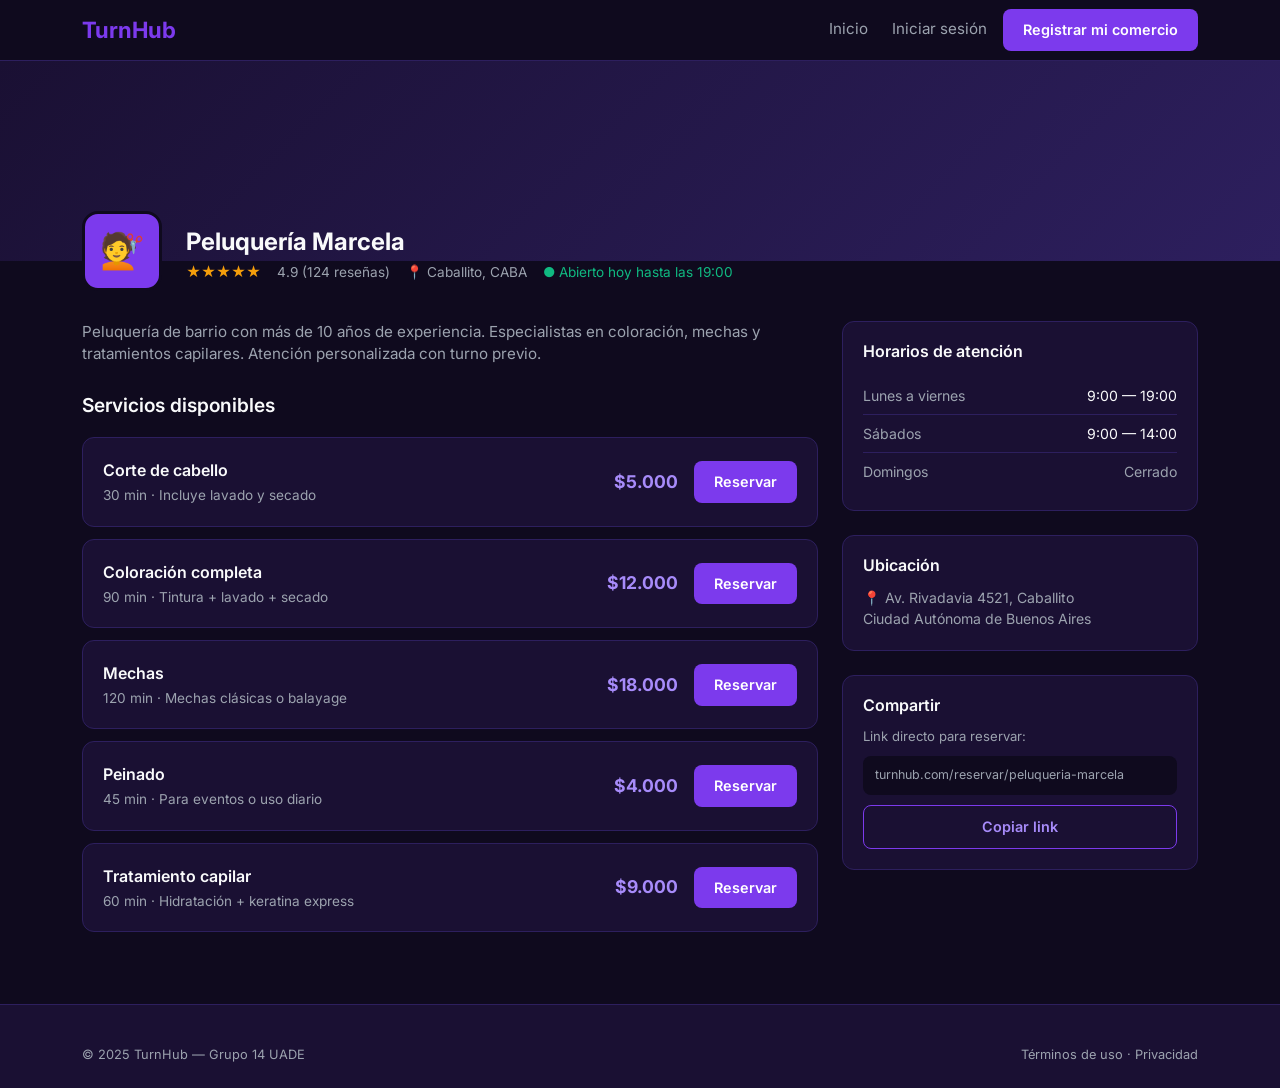
<file: Turnhub/desarrollo/secciones/perfil.html>
<!DOCTYPE html>
<html lang="es">
<head>
  <meta charset="UTF-8">
  <meta name="viewport" content="width=device-width, initial-scale=1.0">
  <title>Peluquería Marcela — TurnHub</title>
  <link href="https://cdn.jsdelivr.net/npm/bootstrap@5.3.8/dist/css/bootstrap.min.css" rel="stylesheet">
  <link rel="stylesheet" href="../assets/css/styles.css">
</head>
<body>

  <!-- Navbar -->
  <nav class="navbar navbar-expand-lg navbar-turnhub sticky-top">
    <div class="container">
      <a class="navbar-brand" href="../index.html">TurnHub</a>
      <button class="navbar-toggler" type="button" data-bs-toggle="collapse" data-bs-target="#navMenu" aria-label="Abrir menú">
        <span class="navbar-toggler-icon"></span>
      </button>
      <div class="collapse navbar-collapse" id="navMenu">
        <ul class="navbar-nav ms-auto align-items-lg-center gap-2">
          <li class="nav-item"><a class="nav-link" href="../index.html">Inicio</a></li>
          <li class="nav-item"><a class="nav-link" href="login.html">Iniciar sesión</a></li>
          <li class="nav-item"><a class="btn btn-primary-th" href="login.html#registro">Registrar mi comercio</a></li>
        </ul>
      </div>
    </div>
  </nav>

  <!-- Banner del comercio -->
  <div style="background: linear-gradient(135deg, #1A1033 0%, #2D1F5E 100%); height: 200px; display: flex; align-items: flex-end; padding-bottom: 0;">
    <div class="container pb-0">
      <div class="d-flex align-items-end gap-4" style="transform: translateY(30px);">
        <!-- Avatar -->
        <div style="width: 80px; height: 80px; background: var(--color-primary); border-radius: 16px; border: 3px solid var(--color-bg); display: flex; align-items: center; justify-content: center; font-size: 2.2rem; flex-shrink: 0;">
          💇
        </div>
        <div class="pb-2">
          <h1 style="font-size: 1.5rem; font-weight: 700; margin: 0;">Peluquería Marcela</h1>
          <div class="d-flex align-items-center gap-3 flex-wrap mt-1">
            <span class="stars" style="font-size: 0.9rem;">★★★★★</span>
            <span class="text-muted-th" style="font-size: 0.85rem;">4.9 (124 reseñas)</span>
            <span class="text-muted-th" style="font-size: 0.85rem;">📍 Caballito, CABA</span>
            <span style="font-size: 0.85rem; color: var(--color-success);">● Abierto hoy hasta las 19:00</span>
          </div>
        </div>
      </div>
    </div>
  </div>

  <!-- Contenido principal -->
  <main class="container" style="padding-top: 60px; padding-bottom: 60px;">
    <div class="row g-4">

      <!-- Columna izquierda: servicios -->
      <div class="col-lg-8">
        <p class="text-muted-th" style="font-size: 0.95rem; margin-bottom: 28px;">
          Peluquería de barrio con más de 10 años de experiencia. Especialistas en coloración, mechas y tratamientos capilares. Atención personalizada con turno previo.
        </p>

        <h2 style="font-size: 1.2rem; font-weight: 600; margin-bottom: 20px;">Servicios disponibles</h2>

        <!-- Servicio 1 -->
        <div class="servicio-card">
          <div>
            <div class="servicio-nombre">Corte de cabello</div>
            <div class="servicio-meta">30 min · Incluye lavado y secado</div>
          </div>
          <div class="d-flex align-items-center gap-3">
            <div class="servicio-precio">$5.000</div>
            <a href="reserva-paso1.html" class="btn btn-primary-th"
               onclick="guardarServicio('Corte de cabello','30 min','$5.000')">
              Reservar
            </a>
          </div>
        </div>

        <!-- Servicio 2 -->
        <div class="servicio-card">
          <div>
            <div class="servicio-nombre">Coloración completa</div>
            <div class="servicio-meta">90 min · Tintura + lavado + secado</div>
          </div>
          <div class="d-flex align-items-center gap-3">
            <div class="servicio-precio">$12.000</div>
            <a href="reserva-paso1.html" class="btn btn-primary-th"
               onclick="guardarServicio('Coloración completa','90 min','$12.000')">
              Reservar
            </a>
          </div>
        </div>

        <!-- Servicio 3 -->
        <div class="servicio-card">
          <div>
            <div class="servicio-nombre">Mechas</div>
            <div class="servicio-meta">120 min · Mechas clásicas o balayage</div>
          </div>
          <div class="d-flex align-items-center gap-3">
            <div class="servicio-precio">$18.000</div>
            <a href="reserva-paso1.html" class="btn btn-primary-th"
               onclick="guardarServicio('Mechas','120 min','$18.000')">
              Reservar
            </a>
          </div>
        </div>

        <!-- Servicio 4 -->
        <div class="servicio-card">
          <div>
            <div class="servicio-nombre">Peinado</div>
            <div class="servicio-meta">45 min · Para eventos o uso diario</div>
          </div>
          <div class="d-flex align-items-center gap-3">
            <div class="servicio-precio">$4.000</div>
            <a href="reserva-paso1.html" class="btn btn-primary-th"
               onclick="guardarServicio('Peinado','45 min','$4.000')">
              Reservar
            </a>
          </div>
        </div>

        <!-- Servicio 5 -->
        <div class="servicio-card">
          <div>
            <div class="servicio-nombre">Tratamiento capilar</div>
            <div class="servicio-meta">60 min · Hidratación + keratina express</div>
          </div>
          <div class="d-flex align-items-center gap-3">
            <div class="servicio-precio">$9.000</div>
            <a href="reserva-paso1.html" class="btn btn-primary-th"
               onclick="guardarServicio('Tratamiento capilar','60 min','$9.000')">
              Reservar
            </a>
          </div>
        </div>
      </div>

      <!-- Columna derecha: info del comercio -->
      <div class="col-lg-4">
        <div class="card-th mb-4">
          <h3 style="font-size: 1rem; font-weight: 600; margin-bottom: 16px;">Horarios de atención</h3>
          <div class="d-flex justify-content-between py-2" style="border-bottom: 1px solid var(--color-border); font-size: 0.88rem;">
            <span class="text-muted-th">Lunes a viernes</span>
            <span>9:00 — 19:00</span>
          </div>
          <div class="d-flex justify-content-between py-2" style="border-bottom: 1px solid var(--color-border); font-size: 0.88rem;">
            <span class="text-muted-th">Sábados</span>
            <span>9:00 — 14:00</span>
          </div>
          <div class="d-flex justify-content-between py-2" style="font-size: 0.88rem;">
            <span class="text-muted-th">Domingos</span>
            <span class="text-muted-th">Cerrado</span>
          </div>
        </div>

        <div class="card-th mb-4">
          <h3 style="font-size: 1rem; font-weight: 600; margin-bottom: 12px;">Ubicación</h3>
          <p class="text-muted-th" style="font-size: 0.88rem; margin: 0;">
            📍 Av. Rivadavia 4521, Caballito<br>
            Ciudad Autónoma de Buenos Aires
          </p>
        </div>

        <div class="card-th">
          <h3 style="font-size: 1rem; font-weight: 600; margin-bottom: 12px;">Compartir</h3>
          <p class="text-muted-th" style="font-size: 0.82rem; margin-bottom: 10px;">Link directo para reservar:</p>
          <div style="background: var(--color-bg); border-radius: 8px; padding: 10px 12px; font-size: 0.78rem; color: var(--color-text-muted); word-break: break-all; margin-bottom: 10px;">
            turnhub.com/reservar/peluqueria-marcela
          </div>
          <button id="btn-copiar-link-perfil" class="btn btn-ghost-th w-100" onclick="
            navigator.clipboard.writeText('https://turnhub.com/reservar/peluqueria-marcela');
            this.textContent = '✓ ¡Copiado!';
            setTimeout(() => this.textContent = 'Copiar link', 2000);
          ">
            Copiar link
          </button>
        </div>
      </div>

    </div>
  </main>

  <!-- Footer -->
  <footer class="footer-th">
    <div class="container">
      <div class="d-flex justify-content-between flex-wrap gap-2" style="font-size: 0.8rem;">
        <span>© 2025 TurnHub — Grupo 14 UADE</span>
        <span><a href="#">Términos de uso</a> · <a href="#">Privacidad</a></span>
      </div>
    </div>
  </footer>

  <script src="https://cdn.jsdelivr.net/npm/bootstrap@5.3.8/dist/js/bootstrap.bundle.min.js"></script>
  <script src="../assets/js/main.js"></script>
</body>
</html>
</file>
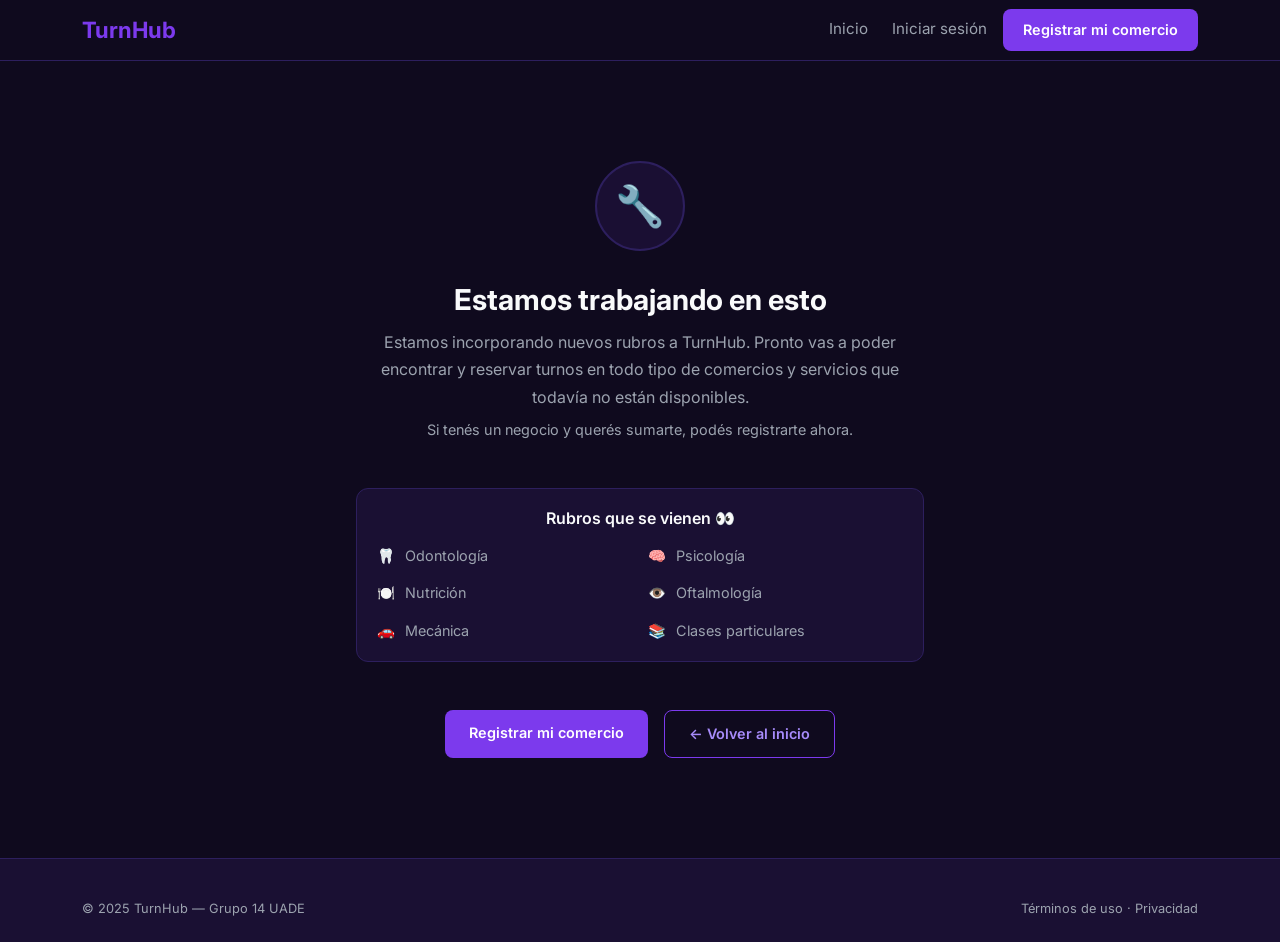
<file: Turnhub/desarrollo/secciones/proximos-rubros.html>
<!DOCTYPE html>
<html lang="es">
<head>
  <meta charset="UTF-8">
  <meta name="viewport" content="width=device-width, initial-scale=1.0">
  <title>Próximamente — TurnHub</title>
  <link href="https://cdn.jsdelivr.net/npm/bootstrap@5.3.8/dist/css/bootstrap.min.css" rel="stylesheet">
  <link rel="stylesheet" href="../assets/css/styles.css">
</head>
<body>

  <nav class="navbar navbar-expand-lg navbar-turnhub sticky-top">
    <div class="container">
      <a class="navbar-brand" href="../index.html">TurnHub</a>
      <button class="navbar-toggler" type="button" data-bs-toggle="collapse" data-bs-target="#navMenu" aria-label="Abrir menú">
        <span class="navbar-toggler-icon"></span>
      </button>
      <div class="collapse navbar-collapse" id="navMenu">
        <ul class="navbar-nav ms-auto align-items-lg-center gap-2">
          <li class="nav-item"><a class="nav-link" href="../index.html">Inicio</a></li>
          <li class="nav-item"><a class="nav-link" href="login.html">Iniciar sesión</a></li>
          <li class="nav-item"><a class="btn btn-primary-th" href="login.html#registro">Registrar mi comercio</a></li>
        </ul>
      </div>
    </div>
  </nav>

  <main class="container text-center" style="padding: 100px 16px; max-width: 600px;">

    <!-- Ícono -->
    <div style="width: 90px; height: 90px; background: rgba(124, 58, 237, 0.1); border: 2px solid var(--color-border); border-radius: 50%; display: flex; align-items: center; justify-content: center; font-size: 2.5rem; margin: 0 auto 32px;">
      🔧
    </div>

    <h1 style="font-size: 1.8rem; font-weight: 700; margin-bottom: 12px;">Estamos trabajando en esto</h1>

    <p style="font-size: 1rem; color: var(--color-text-muted); margin-bottom: 8px; line-height: 1.7;">
      Estamos incorporando nuevos rubros a TurnHub. Pronto vas a poder encontrar y reservar turnos en todo tipo de comercios y servicios que todavía no están disponibles.
    </p>

    <p style="font-size: 0.9rem; color: var(--color-text-muted); margin-bottom: 48px;">
      Si tenés un negocio y querés sumarte, podés registrarte ahora.
    </p>

    <!-- Rubros en camino -->
    <div class="card-th mb-5 text-start">
      <h2 style="font-size: 1rem; font-weight: 600; margin-bottom: 16px; text-align: center;">Rubros que se vienen 👀</h2>
      <div class="row g-3">
        <div class="col-6">
          <div style="display: flex; align-items: center; gap: 10px; font-size: 0.9rem; color: var(--color-text-muted);">
            <span>🦷</span> Odontología
          </div>
        </div>
        <div class="col-6">
          <div style="display: flex; align-items: center; gap: 10px; font-size: 0.9rem; color: var(--color-text-muted);">
            <span>🧠</span> Psicología
          </div>
        </div>
        <div class="col-6">
          <div style="display: flex; align-items: center; gap: 10px; font-size: 0.9rem; color: var(--color-text-muted);">
            <span>🍽️</span> Nutrición
          </div>
        </div>
        <div class="col-6">
          <div style="display: flex; align-items: center; gap: 10px; font-size: 0.9rem; color: var(--color-text-muted);">
            <span>👁️</span> Oftalmología
          </div>
        </div>
        <div class="col-6">
          <div style="display: flex; align-items: center; gap: 10px; font-size: 0.9rem; color: var(--color-text-muted);">
            <span>🚗</span> Mecánica
          </div>
        </div>
        <div class="col-6">
          <div style="display: flex; align-items: center; gap: 10px; font-size: 0.9rem; color: var(--color-text-muted);">
            <span>📚</span> Clases particulares
          </div>
        </div>
      </div>
    </div>

    <div class="d-flex flex-column flex-sm-row justify-content-center gap-3">
      <a href="login.html#registro" class="btn btn-primary-th px-4" style="padding: 12px 28px;">
        Registrar mi comercio
      </a>
      <a href="../index.html" class="btn btn-ghost-th px-4" style="padding: 12px 28px;">
        ← Volver al inicio
      </a>
    </div>

  </main>

  <footer class="footer-th">
    <div class="container">
      <div class="d-flex justify-content-between flex-wrap gap-2" style="font-size: 0.8rem;">
        <span>© 2025 TurnHub — Grupo 14 UADE</span>
        <span><a href="#">Términos de uso</a> · <a href="#">Privacidad</a></span>
      </div>
    </div>
  </footer>

  <script src="https://cdn.jsdelivr.net/npm/bootstrap@5.3.8/dist/js/bootstrap.bundle.min.js"></script>
  <script src="../assets/js/main.js"></script>
</body>
</html>
</file>
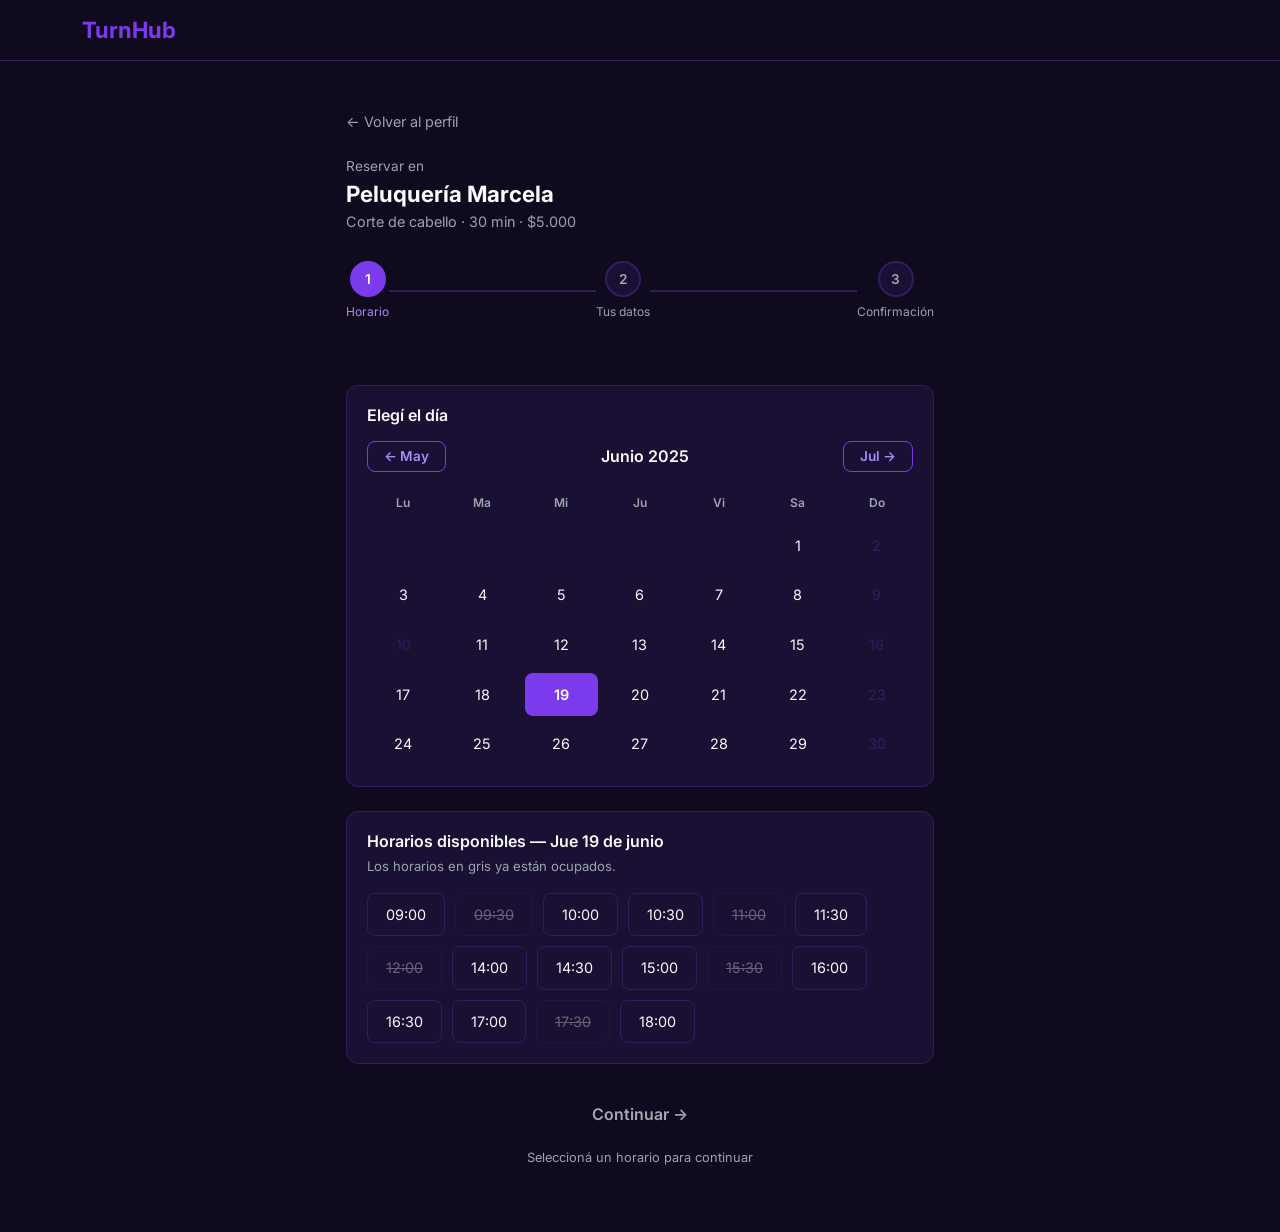
<file: Turnhub/desarrollo/secciones/reserva-paso1.html>
<!DOCTYPE html>
<html lang="es">
<head>
  <meta charset="UTF-8">
  <meta name="viewport" content="width=device-width, initial-scale=1.0">
  <title>Reservar turno — TurnHub</title>
  <link href="https://cdn.jsdelivr.net/npm/bootstrap@5.3.8/dist/css/bootstrap.min.css" rel="stylesheet">
  <link rel="stylesheet" href="../assets/css/styles.css">
</head>
<body>

  <nav class="navbar navbar-turnhub sticky-top">
    <div class="container">
      <a class="navbar-brand" href="../index.html">TurnHub</a>
    </div>
  </nav>

  <main class="container" style="padding: 48px 16px; max-width: 620px;">

    <!-- Volver -->
    <a href="perfil.html" style="color: var(--color-text-muted); text-decoration: none; font-size: 0.9rem; display: inline-flex; align-items: center; gap: 6px; margin-bottom: 24px;">
      ← Volver al perfil
    </a>

    <!-- Comercio -->
    <p class="text-muted-th" style="font-size: 0.85rem; margin-bottom: 4px;">Reservar en</p>
    <h1 style="font-size: 1.4rem; font-weight: 700; margin-bottom: 4px;">Peluquería Marcela</h1>
    <p class="text-muted-th" style="font-size: 0.9rem; margin-bottom: 28px;" id="servicio-titulo">Cargando servicio...</p>

    <!-- Barra de progreso -->
    <div class="d-flex flex-column align-items-start mb-4">
      <div class="progress-steps w-100">
        <div class="d-flex flex-column align-items-center">
          <div class="step-dot active">1</div>
          <span class="step-label active">Horario</span>
        </div>
        <div class="step-line"></div>
        <div class="d-flex flex-column align-items-center">
          <div class="step-dot">2</div>
          <span class="step-label">Tus datos</span>
        </div>
        <div class="step-line"></div>
        <div class="d-flex flex-column align-items-center">
          <div class="step-dot">3</div>
          <span class="step-label">Confirmación</span>
        </div>
      </div>
    </div>

    <!-- Calendario -->
    <div class="card-th mb-4">
      <h2 style="font-size: 1rem; font-weight: 600; margin-bottom: 16px;">Elegí el día</h2>

      <div class="d-flex justify-content-between align-items-center mb-2">
        <button class="btn btn-ghost-th py-1 px-3" style="font-size: 0.85rem;">← May</button>
        <span style="font-weight: 600;">Junio 2025</span>
        <button class="btn btn-ghost-th py-1 px-3" style="font-size: 0.85rem;">Jul →</button>
      </div>

      <div class="calendar-grid">
        <!-- Encabezados -->
        <div class="cal-header">Lu</div>
        <div class="cal-header">Ma</div>
        <div class="cal-header">Mi</div>
        <div class="cal-header">Ju</div>
        <div class="cal-header">Vi</div>
        <div class="cal-header">Sa</div>
        <div class="cal-header">Do</div>

        <!-- Días vacíos al inicio -->
        <div class="cal-day empty"></div>
        <div class="cal-day empty"></div>
        <div class="cal-day empty"></div>
        <div class="cal-day empty"></div>
        <div class="cal-day empty"></div>
        <div class="cal-day">1</div>
        <div class="cal-day disabled">2</div>

        <div class="cal-day">3</div>
        <div class="cal-day">4</div>
        <div class="cal-day">5</div>
        <div class="cal-day">6</div>
        <div class="cal-day">7</div>
        <div class="cal-day">8</div>
        <div class="cal-day disabled">9</div>

        <div class="cal-day disabled">10</div>
        <div class="cal-day">11</div>
        <div class="cal-day">12</div>
        <div class="cal-day">13</div>
        <div class="cal-day">14</div>
        <div class="cal-day">15</div>
        <div class="cal-day disabled">16</div>

        <div class="cal-day">17</div>
        <div class="cal-day">18</div>
        <div class="cal-day selected" id="dia-19">19</div>
        <div class="cal-day">20</div>
        <div class="cal-day">21</div>
        <div class="cal-day">22</div>
        <div class="cal-day disabled">23</div>

        <div class="cal-day">24</div>
        <div class="cal-day">25</div>
        <div class="cal-day">26</div>
        <div class="cal-day">27</div>
        <div class="cal-day">28</div>
        <div class="cal-day">29</div>
        <div class="cal-day disabled">30</div>
      </div>
    </div>

    <!-- Slots de horario -->
    <div class="card-th mb-4">
      <h2 style="font-size: 1rem; font-weight: 600; margin-bottom: 6px;">Horarios disponibles — Jue 19 de junio</h2>
      <p class="text-muted-th" style="font-size: 0.82rem; margin-bottom: 16px;">Los horarios en gris ya están ocupados.</p>

      <div class="slots-grid">
        <div class="slot" data-hora="09:00">09:00</div>
        <div class="slot ocupado" data-hora="09:30">09:30</div>
        <div class="slot" data-hora="10:00">10:00</div>
        <div class="slot" data-hora="10:30">10:30</div>
        <div class="slot ocupado" data-hora="11:00">11:00</div>
        <div class="slot" data-hora="11:30">11:30</div>
        <div class="slot ocupado" data-hora="12:00">12:00</div>
        <div class="slot" data-hora="14:00">14:00</div>
        <div class="slot" data-hora="14:30">14:30</div>
        <div class="slot" data-hora="15:00">15:00</div>
        <div class="slot ocupado" data-hora="15:30">15:30</div>
        <div class="slot" data-hora="16:00">16:00</div>
        <div class="slot" data-hora="16:30">16:30</div>
        <div class="slot" data-hora="17:00">17:00</div>
        <div class="slot ocupado" data-hora="17:30">17:30</div>
        <div class="slot" data-hora="18:00">18:00</div>
      </div>
    </div>

    <!-- Botón continuar -->
    <a href="reserva-paso2.html" id="btn-continuar" class="btn btn-primary-th w-100 disabled" style="padding: 14px; font-size: 1rem;">
      Continuar →
    </a>
    <p class="text-muted-th text-center mt-2" style="font-size: 0.8rem;">Seleccioná un horario para continuar</p>

  </main>

  <script src="https://cdn.jsdelivr.net/npm/bootstrap@5.3.8/dist/js/bootstrap.bundle.min.js"></script>
  <script src="../assets/js/main.js"></script>
  <script>
    // Mostrar el servicio seleccionado
    document.addEventListener('DOMContentLoaded', function () {
      const servicio = sessionStorage.getItem('turno_servicio') || 'Corte de cabello';
      const duracion = sessionStorage.getItem('turno_duracion') || '30 min';
      const precio = sessionStorage.getItem('turno_precio') || '$5.000';
      document.getElementById('servicio-titulo').textContent = servicio + ' · ' + duracion + ' · ' + precio;
    });
  </script>
</body>
</html>
</file>
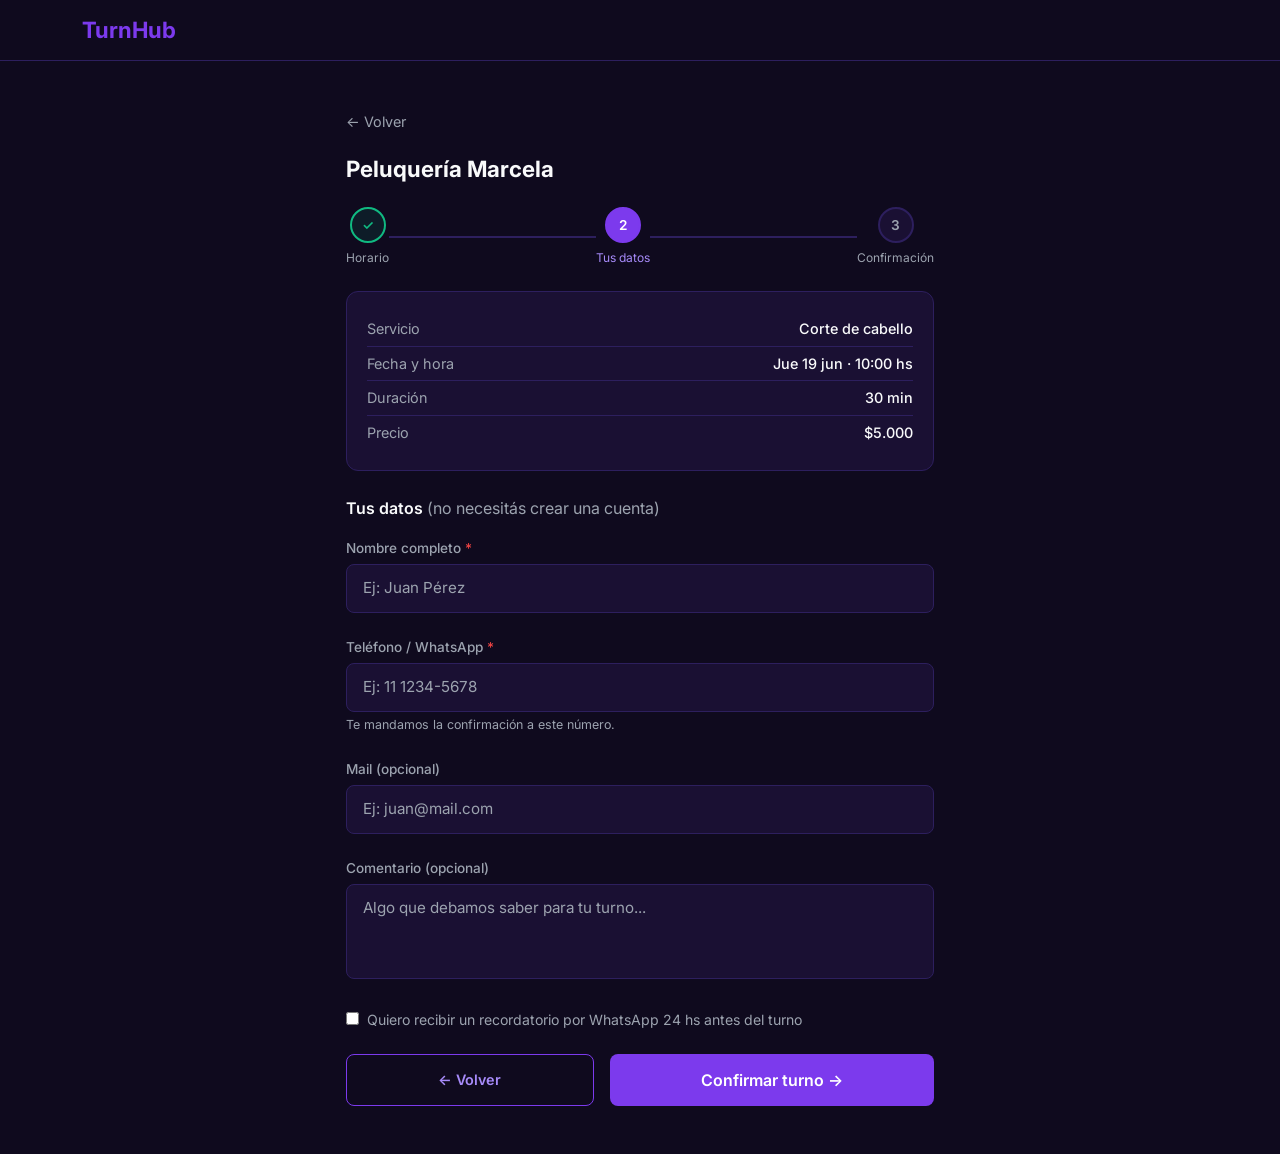
<file: Turnhub/desarrollo/secciones/reserva-paso2.html>
<!DOCTYPE html>
<html lang="es">
<head>
  <meta charset="UTF-8">
  <meta name="viewport" content="width=device-width, initial-scale=1.0">
  <title>Tus datos — TurnHub</title>
  <link href="https://cdn.jsdelivr.net/npm/bootstrap@5.3.8/dist/css/bootstrap.min.css" rel="stylesheet">
  <link rel="stylesheet" href="../assets/css/styles.css">
</head>
<body>

  <nav class="navbar navbar-turnhub sticky-top">
    <div class="container">
      <a class="navbar-brand" href="../index.html">TurnHub</a>
    </div>
  </nav>

  <main class="container" style="padding: 48px 16px; max-width: 620px;">

    <a href="reserva-paso1.html" style="color: var(--color-text-muted); text-decoration: none; font-size: 0.9rem; display: inline-flex; align-items: center; gap: 6px; margin-bottom: 24px;">
      ← Volver
    </a>

    <h1 style="font-size: 1.4rem; font-weight: 700; margin-bottom: 24px;">Peluquería Marcela</h1>

    <!-- Barra de progreso -->
    <div class="progress-steps w-100 mb-4">
      <div class="d-flex flex-column align-items-center">
        <div class="step-dot done">✓</div>
        <span class="step-label">Horario</span>
      </div>
      <div class="step-line"></div>
      <div class="d-flex flex-column align-items-center">
        <div class="step-dot active">2</div>
        <span class="step-label active">Tus datos</span>
      </div>
      <div class="step-line"></div>
      <div class="d-flex flex-column align-items-center">
        <div class="step-dot">3</div>
        <span class="step-label">Confirmación</span>
      </div>
    </div>

    <!-- Resumen -->
    <div class="resumen-box">
      <div class="resumen-row">
        <span class="resumen-label">Servicio</span>
        <span class="resumen-valor" id="resumen-servicio">—</span>
      </div>
      <div class="resumen-row">
        <span class="resumen-label">Fecha y hora</span>
        <span class="resumen-valor" id="resumen-horario">—</span>
      </div>
      <div class="resumen-row">
        <span class="resumen-label">Duración</span>
        <span class="resumen-valor" id="resumen-duracion">—</span>
      </div>
      <div class="resumen-row">
        <span class="resumen-label">Precio</span>
        <span class="resumen-valor" id="resumen-precio">—</span>
      </div>
    </div>

    <!-- Formulario -->
    <h2 style="font-size: 1rem; font-weight: 600; margin-bottom: 20px;">Tus datos <span class="text-muted-th" style="font-weight: 400;">(no necesitás crear una cuenta)</span></h2>

    <form id="form-reserva" novalidate>

      <div class="mb-4">
        <label class="label-th" for="nombre">Nombre completo <span style="color: var(--color-danger);">*</span></label>
        <input type="text" id="nombre" class="input-th" placeholder="Ej: Juan Pérez" autocomplete="name" aria-required="true">
        <span class="error-msg" id="error-nombre"></span>
      </div>

      <div class="mb-4">
        <label class="label-th" for="telefono">Teléfono / WhatsApp <span style="color: var(--color-danger);">*</span></label>
        <input type="tel" id="telefono" class="input-th" placeholder="Ej: 11 1234-5678" autocomplete="tel" aria-required="true">
        <span class="error-msg" id="error-telefono"></span>
        <p class="text-muted-th mt-1" style="font-size: 0.78rem;">Te mandamos la confirmación a este número.</p>
      </div>

      <div class="mb-4">
        <label class="label-th" for="mail">Mail <span class="text-muted-th">(opcional)</span></label>
        <input type="email" id="mail" class="input-th" placeholder="Ej: juan@mail.com" autocomplete="email">
        <span class="error-msg" id="error-mail"></span>
      </div>

      <div class="mb-4">
        <label class="label-th" for="comentario">Comentario <span class="text-muted-th">(opcional)</span></label>
        <textarea id="comentario" class="input-th" rows="3" placeholder="Algo que debamos saber para tu turno..." style="resize: none;"></textarea>
      </div>

      <div class="mb-4 d-flex align-items-start gap-2">
        <input type="checkbox" id="recordatorio" style="margin-top: 3px; accent-color: var(--color-primary);">
        <label for="recordatorio" style="font-size: 0.88rem; color: var(--color-text-muted); cursor: pointer;">
          Quiero recibir un recordatorio por WhatsApp 24 hs antes del turno
        </label>
      </div>

      <div class="d-flex gap-3">
        <a href="reserva-paso1.html" class="btn btn-ghost-th flex-grow-1" style="padding: 14px;">← Volver</a>
        <button type="submit" class="btn btn-primary-th flex-grow-1" style="padding: 14px; font-size: 1rem;">
          Confirmar turno →
        </button>
      </div>

    </form>

  </main>

  <script src="https://cdn.jsdelivr.net/npm/bootstrap@5.3.8/dist/js/bootstrap.bundle.min.js"></script>
  <script src="../assets/js/main.js"></script>
</body>
</html>
</file>
<file: Turnhub/desarrollo/assets/css/styles.css>
/* =============================================
   TurnHub - Estilos principales
   Grupo 14 - Diseño y Desarrollo Web UADE
   ============================================= */

@import url('https://fonts.googleapis.com/css2?family=Inter:wght@400;500;600;700&display=swap');

/* --- Variables de color --- */
:root {
  --color-bg:        #0F0A1E;
  --color-surface:   #1A1033;
  --color-border:    #2D1F5E;
  --color-primary:   #7C3AED;
  --color-primary-hover: #6D28D9;
  --color-primary-light: #A78BFA;
  --color-text:      #F9FAFB;
  --color-text-muted:#9CA3AF;
  --color-success:   #10B981;
  --color-danger:    #EF4444;
  --color-warning:   #F59E0B;
}

/* --- Reset y base --- */
* {
  box-sizing: border-box;
}

body {
  font-family: 'Inter', sans-serif;
  background-color: var(--color-bg);
  color: var(--color-text);
  margin: 0;
}

/* --- Navbar --- */
.navbar-turnhub {
  background-color: var(--color-bg);
  border-bottom: 1px solid var(--color-border);
}

.navbar-turnhub .navbar-brand {
  font-weight: 700;
  font-size: 1.4rem;
  color: var(--color-primary) !important;
}

.navbar-turnhub .nav-link {
  color: var(--color-text-muted) !important;
  font-size: 0.95rem;
  transition: color 0.2s;
}

.navbar-turnhub .nav-link:hover {
  color: var(--color-text) !important;
}

.navbar-turnhub .navbar-toggler {
  border-color: var(--color-border);
}

.navbar-turnhub .navbar-toggler-icon {
  filter: invert(1);
}

/* --- Botones --- */
.btn-primary-th {
  background-color: var(--color-primary);
  color: #fff;
  border: none;
  border-radius: 8px;
  font-weight: 600;
  font-size: 0.9rem;
  padding: 10px 20px;
  transition: background 0.2s;
}

.btn-primary-th:hover {
  background-color: var(--color-primary-hover);
  color: #fff;
}

.btn-ghost-th {
  background: transparent;
  color: var(--color-primary-light);
  border: 1px solid var(--color-primary);
  border-radius: 8px;
  font-weight: 600;
  font-size: 0.9rem;
  padding: 10px 20px;
  transition: background 0.2s;
}

.btn-ghost-th:hover {
  background-color: rgba(124, 58, 237, 0.1);
  color: var(--color-primary-light);
}

.btn-danger-th {
  background-color: var(--color-danger);
  color: #fff;
  border: none;
  border-radius: 8px;
  font-weight: 600;
  font-size: 0.9rem;
  padding: 10px 20px;
  transition: background 0.2s;
}

.btn-danger-th:hover {
  background-color: #DC2626;
  color: #fff;
}

/* --- Cards --- */
.card-th {
  background-color: var(--color-surface);
  border: 1px solid var(--color-border);
  border-radius: 12px;
  padding: 20px;
  transition: border-color 0.2s, box-shadow 0.2s;
}

.card-th:hover {
  border-color: var(--color-primary);
  box-shadow: 0 4px 24px rgba(124, 58, 237, 0.1);
}

/* --- Inputs --- */
.input-th {
  background-color: var(--color-surface);
  border: 1px solid var(--color-border);
  border-radius: 8px;
  color: var(--color-text);
  padding: 12px 16px;
  font-family: 'Inter', sans-serif;
  font-size: 0.95rem;
  width: 100%;
  transition: border-color 0.2s;
}

.input-th:focus {
  outline: none;
  border-color: var(--color-primary);
  box-shadow: 0 0 0 3px rgba(124, 58, 237, 0.15);
}

.input-th::placeholder {
  color: var(--color-text-muted);
}

.input-th.is-invalid {
  border-color: var(--color-danger);
}

.input-th.is-valid {
  border-color: var(--color-success);
}

label.label-th {
  color: var(--color-text-muted);
  font-size: 0.85rem;
  font-weight: 500;
  margin-bottom: 6px;
  display: block;
}

.error-msg {
  color: var(--color-danger);
  font-size: 0.8rem;
  margin-top: 4px;
  display: none;
}

.error-msg.visible {
  display: block;
}

/* --- Hero --- */
.hero-section {
  min-height: 85vh;
  display: flex;
  align-items: center;
  background: radial-gradient(ellipse at 60% 40%, rgba(124, 58, 237, 0.15) 0%, transparent 60%);
  padding: 80px 0 60px;
}

.hero-title {
  font-size: clamp(2.2rem, 5vw, 3.5rem);
  font-weight: 700;
  line-height: 1.15;
  color: var(--color-text);
}

.hero-subtitle {
  font-size: 1.15rem;
  color: var(--color-text-muted);
  margin-top: 16px;
  margin-bottom: 32px;
}

.hero-badge {
  display: inline-flex;
  align-items: center;
  gap: 6px;
  background: rgba(16, 185, 129, 0.1);
  border: 1px solid rgba(16, 185, 129, 0.3);
  border-radius: 20px;
  padding: 4px 14px;
  font-size: 0.8rem;
  color: var(--color-success);
  margin-bottom: 20px;
}

/* --- Secciones --- */
.section-th {
  padding: 80px 0;
}

.section-title {
  font-size: 2rem;
  font-weight: 700;
  color: var(--color-text);
  margin-bottom: 12px;
}

.section-subtitle {
  color: var(--color-text-muted);
  font-size: 1.05rem;
  margin-bottom: 48px;
}

/* --- Steps (cómo funciona) --- */
.step-icon {
  width: 56px;
  height: 56px;
  background: rgba(124, 58, 237, 0.15);
  border: 1px solid var(--color-border);
  border-radius: 14px;
  display: flex;
  align-items: center;
  justify-content: center;
  font-size: 1.5rem;
  margin-bottom: 16px;
}

/* --- Rubro cards --- */
.rubro-card {
  background: var(--color-surface);
  border: 1px solid var(--color-border);
  border-radius: 14px;
  padding: 28px 20px;
  text-align: center;
  cursor: pointer;
  transition: all 0.2s;
  text-decoration: none;
  display: block;
  color: var(--color-text);
}

.rubro-card:hover {
  border-color: var(--color-primary);
  transform: translateY(-3px);
  box-shadow: 0 8px 24px rgba(124, 58, 237, 0.12);
  color: var(--color-text);
}

.rubro-icon {
  font-size: 2.2rem;
  margin-bottom: 10px;
  display: block;
}

/* --- Rating stars --- */
.stars {
  color: var(--color-warning);
}

/* --- Servicio card --- */
.servicio-card {
  background: var(--color-surface);
  border: 1px solid var(--color-border);
  border-radius: 12px;
  padding: 20px;
  display: flex;
  justify-content: space-between;
  align-items: center;
  margin-bottom: 12px;
  transition: border-color 0.2s;
}

.servicio-card:hover {
  border-color: var(--color-primary);
}

.servicio-nombre {
  font-weight: 600;
  font-size: 1rem;
  color: var(--color-text);
}

.servicio-meta {
  font-size: 0.85rem;
  color: var(--color-text-muted);
  margin-top: 3px;
}

.servicio-precio {
  font-weight: 700;
  font-size: 1.1rem;
  color: var(--color-primary-light);
  text-align: right;
}

/* --- Barra de progreso de reserva --- */
.progress-steps {
  display: flex;
  align-items: center;
  gap: 0;
  margin-bottom: 40px;
}

.step-dot {
  width: 36px;
  height: 36px;
  border-radius: 50%;
  display: flex;
  align-items: center;
  justify-content: center;
  font-size: 0.85rem;
  font-weight: 600;
  border: 2px solid var(--color-border);
  color: var(--color-text-muted);
  background: var(--color-surface);
  flex-shrink: 0;
  transition: all 0.3s;
}

.step-dot.active {
  border-color: var(--color-primary);
  color: #fff;
  background: var(--color-primary);
}

.step-dot.done {
  border-color: var(--color-success);
  color: var(--color-success);
  background: rgba(16, 185, 129, 0.1);
}

.step-line {
  flex: 1;
  height: 2px;
  background: var(--color-border);
}

.step-label {
  font-size: 0.75rem;
  color: var(--color-text-muted);
  margin-top: 6px;
  text-align: center;
}

.step-label.active {
  color: var(--color-primary-light);
}

/* --- Calendario --- */
.calendar-grid {
  display: grid;
  grid-template-columns: repeat(7, 1fr);
  gap: 6px;
  margin-top: 16px;
}

.cal-header {
  text-align: center;
  font-size: 0.75rem;
  font-weight: 600;
  color: var(--color-text-muted);
  padding: 6px 0;
}

.cal-day {
  text-align: center;
  padding: 10px 4px;
  border-radius: 8px;
  font-size: 0.9rem;
  cursor: pointer;
  transition: all 0.15s;
  color: var(--color-text);
  border: 1px solid transparent;
}

.cal-day:hover:not(.disabled):not(.empty) {
  background: rgba(124, 58, 237, 0.15);
  border-color: var(--color-primary);
}

.cal-day.selected {
  background: var(--color-primary);
  color: #fff;
  font-weight: 600;
}

.cal-day.disabled {
  color: var(--color-border);
  cursor: not-allowed;
}

.cal-day.empty {
  cursor: default;
}

/* --- Slots de horario --- */
.slots-grid {
  display: flex;
  flex-wrap: wrap;
  gap: 10px;
  margin-top: 16px;
}

.slot {
  padding: 10px 18px;
  border-radius: 8px;
  border: 1px solid var(--color-border);
  font-size: 0.9rem;
  cursor: pointer;
  transition: all 0.15s;
  color: var(--color-text);
  background: var(--color-surface);
}

.slot:hover:not(.ocupado) {
  border-color: var(--color-primary);
  color: var(--color-primary-light);
}

.slot.selected {
  background: var(--color-primary);
  border-color: var(--color-primary);
  color: #fff;
  font-weight: 600;
}

.slot.ocupado {
  opacity: 0.35;
  cursor: not-allowed;
  text-decoration: line-through;
}

/* --- Resumen reserva --- */
.resumen-box {
  background: var(--color-surface);
  border: 1px solid var(--color-border);
  border-radius: 12px;
  padding: 20px;
  margin-bottom: 28px;
}

.resumen-box .resumen-row {
  display: flex;
  justify-content: space-between;
  padding: 6px 0;
  border-bottom: 1px solid var(--color-border);
  font-size: 0.9rem;
}

.resumen-box .resumen-row:last-child {
  border-bottom: none;
}

.resumen-label {
  color: var(--color-text-muted);
}

.resumen-valor {
  color: var(--color-text);
  font-weight: 500;
}

/* --- Éxito --- */
.success-icon {
  width: 80px;
  height: 80px;
  background: rgba(16, 185, 129, 0.1);
  border: 2px solid var(--color-success);
  border-radius: 50%;
  display: flex;
  align-items: center;
  justify-content: center;
  font-size: 2.2rem;
  margin: 0 auto 24px;
  color: var(--color-success);
}

/* --- Login card --- */
.auth-card {
  background: var(--color-surface);
  border: 1px solid var(--color-border);
  border-radius: 16px;
  padding: 40px;
  max-width: 420px;
  margin: 0 auto;
}

/* --- Dashboard --- */
.sidebar {
  background: var(--color-bg);
  border-right: 1px solid var(--color-border);
  min-height: 100vh;
  padding: 24px 0;
}

.sidebar-link {
  display: flex;
  align-items: center;
  gap: 10px;
  padding: 12px 24px;
  color: var(--color-text-muted);
  text-decoration: none;
  font-size: 0.9rem;
  font-weight: 500;
  transition: all 0.15s;
  border-left: 3px solid transparent;
}

.sidebar-link:hover {
  color: var(--color-text);
  background: rgba(124, 58, 237, 0.08);
}

.sidebar-link.active {
  color: var(--color-primary-light);
  border-left-color: var(--color-primary);
  background: rgba(124, 58, 237, 0.1);
}

.stat-card {
  background: var(--color-surface);
  border: 1px solid var(--color-border);
  border-top: 3px solid var(--color-primary);
  border-radius: 12px;
  padding: 20px;
}

.stat-number {
  font-size: 2rem;
  font-weight: 700;
  color: var(--color-text);
}

.stat-label {
  font-size: 0.85rem;
  color: var(--color-text-muted);
  margin-top: 4px;
}

.turno-row {
  display: flex;
  align-items: center;
  gap: 16px;
  padding: 14px 0;
  border-bottom: 1px solid var(--color-border);
}

.turno-hora {
  font-weight: 700;
  font-size: 1rem;
  color: var(--color-primary-light);
  min-width: 60px;
}

.turno-info {
  flex: 1;
}

.turno-nombre {
  font-weight: 600;
  font-size: 0.95rem;
  color: var(--color-text);
}

.turno-servicio {
  font-size: 0.82rem;
  color: var(--color-text-muted);
}

/* --- Footer --- */
.footer-th {
  background: var(--color-surface);
  border-top: 1px solid var(--color-border);
  padding: 40px 0 24px;
  color: var(--color-text-muted);
  font-size: 0.9rem;
}

.footer-th a {
  color: var(--color-text-muted);
  text-decoration: none;
}

.footer-th a:hover {
  color: var(--color-primary-light);
}

/* --- Utilidades --- */
.text-primary-th {
  color: var(--color-primary) !important;
}

.text-muted-th {
  color: var(--color-text-muted) !important;
}

.text-success-th {
  color: var(--color-success) !important;
}

.divider-th {
  border: none;
  border-top: 1px solid var(--color-border);
  margin: 24px 0;
}

/* --- Responsive ajustes --- */
@media (max-width: 768px) {
  .hero-title {
    font-size: 2rem;
  }

  .servicio-card {
    flex-direction: column;
    align-items: flex-start;
    gap: 12px;
  }

  .servicio-precio {
    text-align: left;
  }

  .auth-card {
    padding: 24px 20px;
  }

  .sidebar {
    min-height: auto;
    border-right: none;
    border-bottom: 1px solid var(--color-border);
  }
}
</file>
